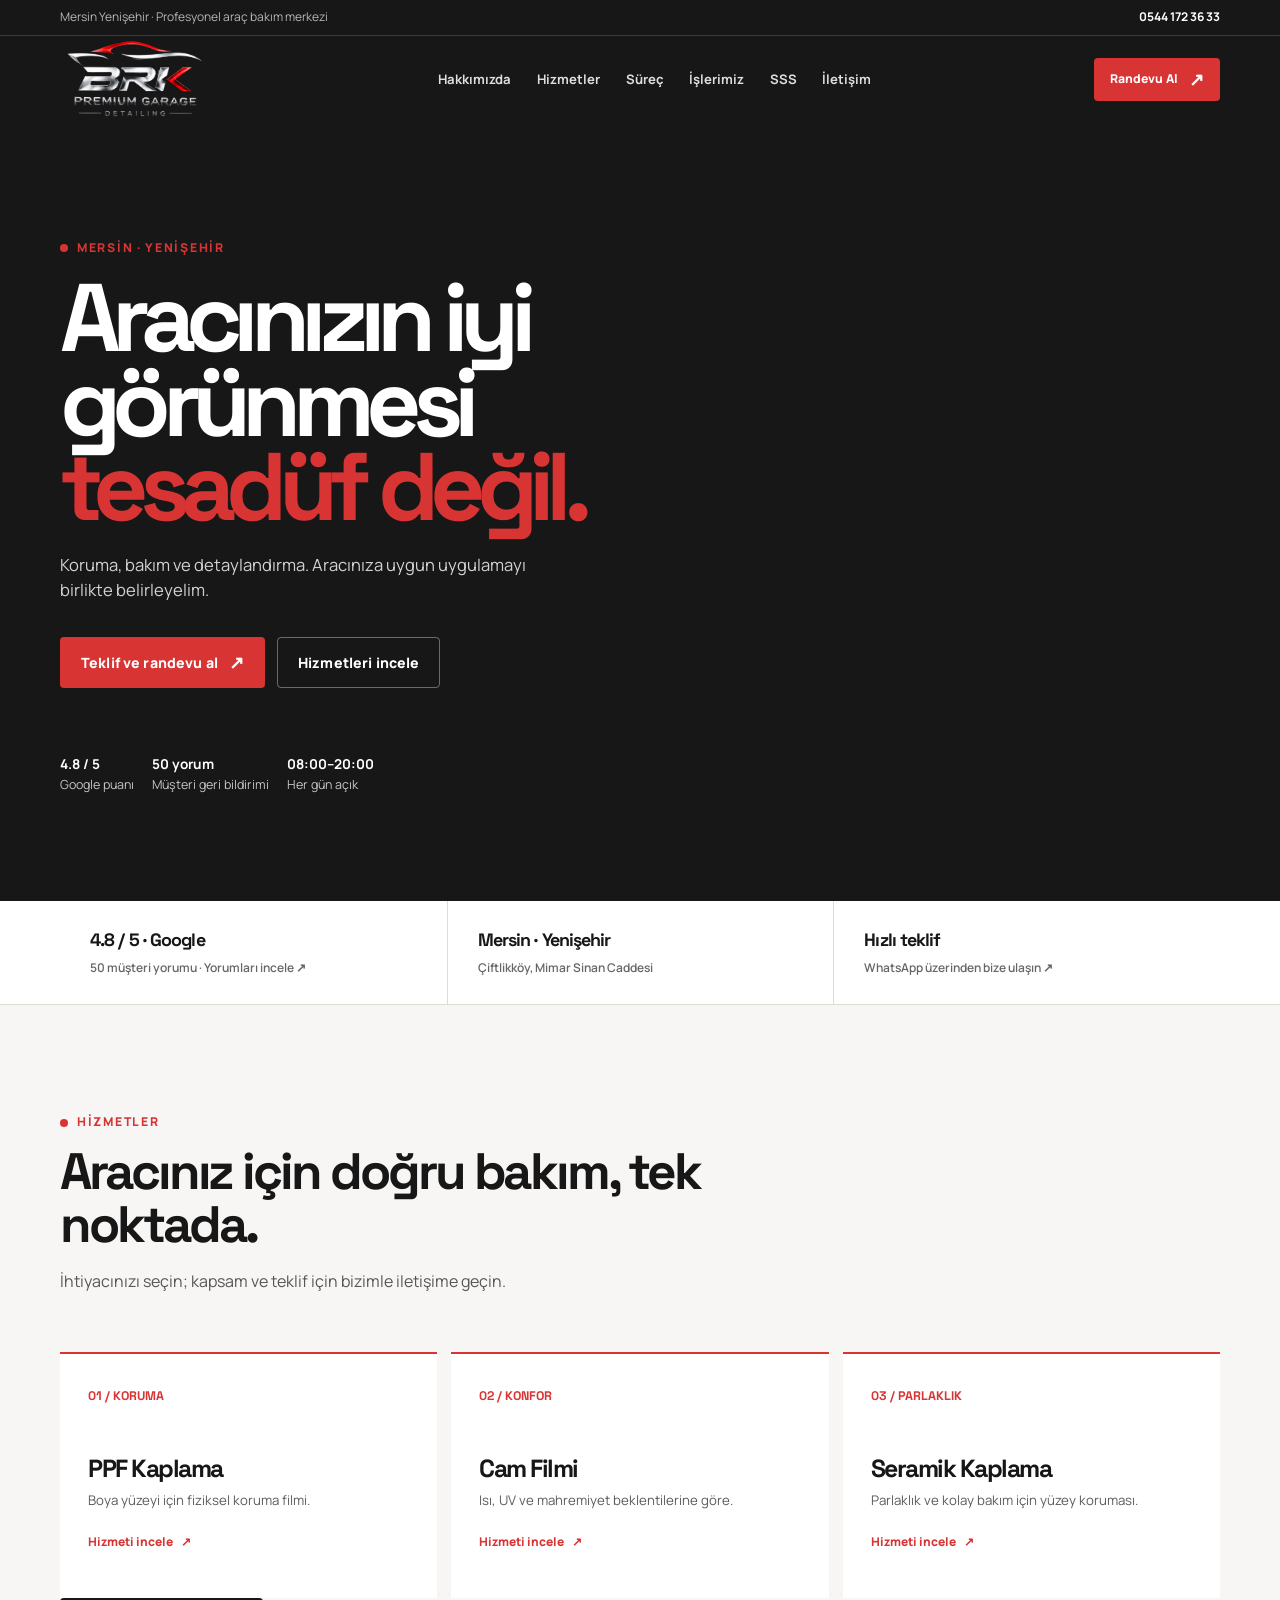
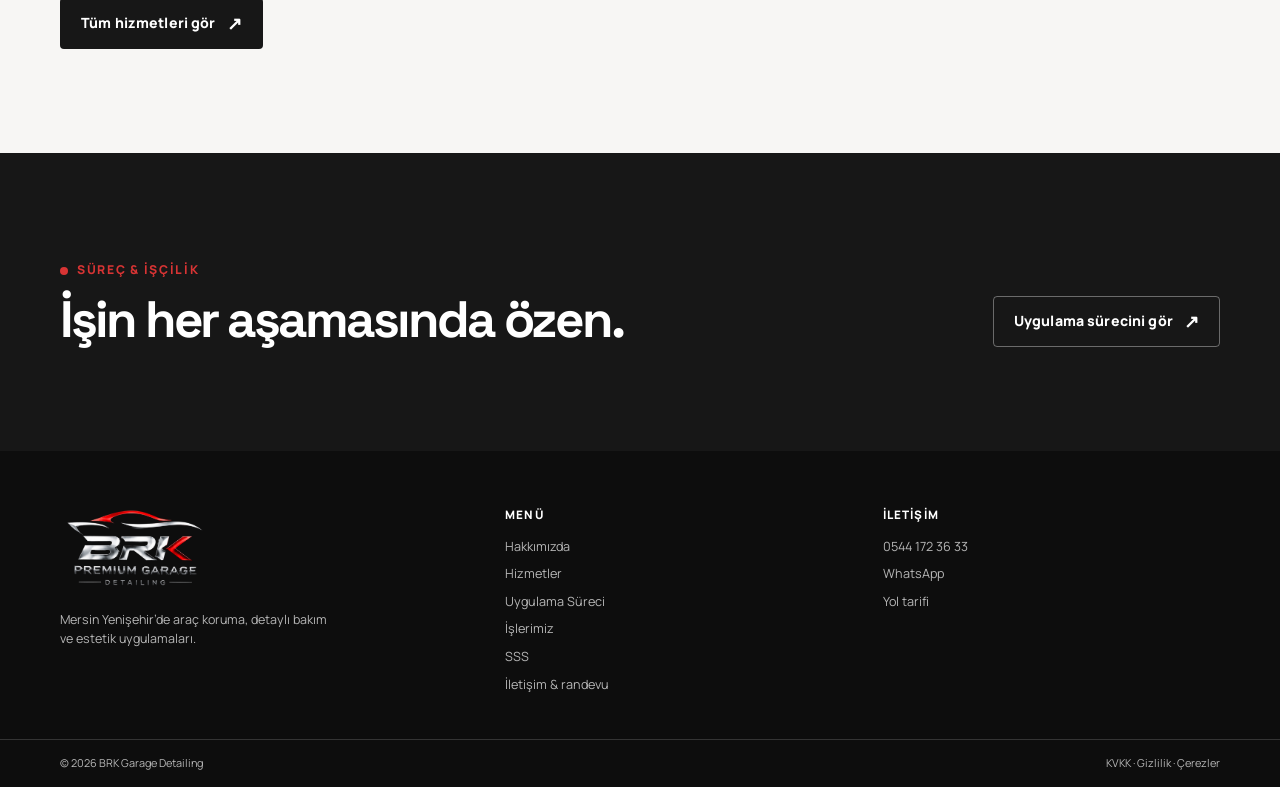
<file: index.html>
<!doctype html>
<html lang="tr">
  <head>
    <meta charset="utf-8" />
    <meta name="viewport" content="width=device-width, initial-scale=1" />
    <meta
      name="description"
      content="BRK Garage Detailing, Mersin Yenişehir'de PPF, cam filmi, seramik kaplama, pasta cila ve detaylı araç temizliği."
    />
    <meta name="theme-color" content="#171717" />
    <meta property="og:title" content="BRK Garage Detailing | Mersin" />
    <meta
      property="og:description"
      content="Aracınızın iyi görünmesi tesadüf değil. Randevu ve hızlı teklif için WhatsApp'tan ulaşın."
    />
    <title>BRK Garage Detailing | Mersin</title>
    <link rel="preconnect" href="https://fonts.googleapis.com" />
    <link rel="preconnect" href="https://fonts.gstatic.com" crossorigin />
    <link
      href="https://fonts.googleapis.com/css2?family=Manrope:wght@400;500;600;700;800&family=Space+Grotesk:wght@500;600;700&display=swap"
      rel="stylesheet"
    />
    <link rel="stylesheet" href="assets/site.css" />
    <script type="application/ld+json">
      {
        "@context": "https://schema.org",
        "@type": "AutomotiveBusiness",
        "name": "BRK Garage Detailing",
        "description": "Oto detailing, PPF kaplama, cam filmi, seramik kaplama, pasta cila ve detaylı temizlik.",
        "telephone": "+90 544 172 36 33",
        "address": {
          "@type": "PostalAddress",
          "streetAddress": "Çiftlikköy, Mimar Sinan Cd. Apartmanı 2 No: 6G",
          "addressLocality": "Yenişehir",
          "addressRegion": "Mersin",
          "addressCountry": "TR"
        },
        "openingHours": "Mo-Su 08:00-20:00"
      }
    </script>
  </head>
  <body>
    <div class="topbar">
      <div class="wrap">
        <span>Mersin Yenişehir · Profesyonel araç bakım merkezi</span>
        <a href="tel:+905441723633">0544 172 36 33</a>
      </div>
    </div>

    <header>
      <div class="wrap nav">
        <a class="logo" href="index.html" aria-label="BRK Garage ana sayfa"><img class="logo-image logo-image--on-dark" src="assets/brk-garage-logo-white.png" alt="BRK Garage Detailing" /></a>
        <nav class="nav-links" id="nav-links" aria-label="Ana menü"><a href="hakkimizda.html">Hakkımızda</a>
          <a href="hizmetler.html">Hizmetler</a>
          <a href="surec.html">Süreç</a>
          <a href="islerimiz.html">İşlerimiz</a>
          <a href="sss.html">SSS</a>
          <a href="iletisim.html">İletişim</a>
        </nav>
        <a class="button primary" href="iletisim.html#randevu">Randevu Al <span class="arrow">↗</span></a>
        <button class="button ghost menu-toggle" id="menu-toggle" type="button" aria-expanded="false" aria-controls="nav-links">Menü</button>
      </div>
    </header>

    <main>
      <section class="hero" id="anasayfa">
        <video class="hero-video" id="hero-video" autoplay muted loop playsinline webkit-playsinline preload="auto" aria-hidden="true">
          <source src="assets/brk-garage-hero.mp4" type="video/mp4" />
        </video>
        <div class="wrap">
          <div class="hero-copy">
            <span class="eyebrow">Mersin · Yenişehir</span>
            <h1>Aracınızın iyi görünmesi <em>tesadüf değil.</em></h1>
            <p>Koruma, bakım ve detaylandırma. Aracınıza uygun uygulamayı birlikte belirleyelim.</p>
            <div class="hero-actions">
              <a class="button primary" href="iletisim.html#randevu">Teklif ve randevu al <span class="arrow">↗</span></a>
              <a class="button ghost" href="hizmetler.html">Hizmetleri incele</a>
            </div>
            <div class="hero-meta">
              <div><strong>4.8 / 5</strong>Google puanı</div>
              <div><strong>50 yorum</strong>Müşteri geri bildirimi</div>
              <div><strong>08:00–20:00</strong>Her gün açık</div>
            </div>
          </div>
        </div>
      </section>

      <section class="proof" aria-label="BRK Garage öne çıkan bilgiler">
        <div class="wrap">
          <a class="proof-item" href="https://www.google.com/maps/search/?api=1&query=BRK%20Garage%20Detailing%20Mersin" target="_blank" rel="noopener">
            <strong>4.8 / 5 · Google</strong><span>50 müşteri yorumu · Yorumları incele ↗</span>
          </a>
          <div class="proof-item"><strong>Mersin · Yenişehir</strong><span>Çiftlikköy, Mimar Sinan Caddesi</span></div>
          <a class="proof-item" href="iletisim.html#randevu">
            <strong>Hızlı teklif</strong><span>WhatsApp üzerinden bize ulaşın ↗</span>
          </a>
        </div>
      </section>

      <section class="section services">
        <div class="wrap">
          <span class="eyebrow">Hizmetler</span>
          <h2 class="section-title">Aracınız için doğru bakım, tek noktada.</h2>
          <p class="section-copy">İhtiyacınızı seçin; kapsam ve teklif için bizimle iletişime geçin.</p>
          <div class="service-grid">
            <article class="service-card"><span class="service-no">01 / KORUMA</span><h3>PPF Kaplama</h3><p>Boya yüzeyi için fiziksel koruma filmi.</p><a class="service-link" href="hizmetler.html#ppf">Hizmeti incele <span aria-hidden="true">↗</span></a></article>
            <article class="service-card"><span class="service-no">02 / KONFOR</span><h3>Cam Filmi</h3><p>Isı, UV ve mahremiyet beklentilerine göre.</p><a class="service-link" href="hizmetler.html#cam-filmi">Hizmeti incele <span aria-hidden="true">↗</span></a></article>
            <article class="service-card"><span class="service-no">03 / PARLAKLIK</span><h3>Seramik Kaplama</h3><p>Parlaklık ve kolay bakım için yüzey koruması.</p><a class="service-link" href="hizmetler.html#seramik">Hizmeti incele <span aria-hidden="true">↗</span></a></article>
          </div>
          <a class="button dark" href="hizmetler.html">Tüm hizmetleri gör <span class="arrow">↗</span></a>
        </div>
      </section>

      <section class="section dark-section">
        <div class="wrap work-head">
          <div><span class="eyebrow">Süreç & işçilik</span><h2 class="section-title">İşin her aşamasında özen.</h2></div>
          <a class="button ghost" href="surec.html">Uygulama sürecini gör <span class="arrow">↗</span></a>
        </div>
      </section>
    </main>

    <footer>
      <div class="wrap footer-main">
        <div>
          <a class="logo" href="index.html"><img class="logo-image logo-image--on-dark" src="assets/brk-garage-logo-white.png" alt="BRK Garage Detailing" /></a>
          <p class="footer-copy">Mersin Yenişehir’de araç koruma, detaylı bakım ve estetik uygulamaları.</p>
        </div>
        <div><h2 class="footer-title">Menü</h2><nav class="footer-links"><a href="hakkimizda.html">Hakkımızda</a><a href="hizmetler.html">Hizmetler</a><a href="surec.html">Uygulama Süreci</a><a href="islerimiz.html">İşlerimiz</a><a href="sss.html">SSS</a><a href="iletisim.html">İletişim & randevu</a></nav></div>
        <div><h2 class="footer-title">İletişim</h2><div class="footer-links"><a href="tel:+905441723633">0544 172 36 33</a><a href="https://wa.me/905441723633" target="_blank" rel="noopener">WhatsApp</a><a href="https://www.google.com/maps/search/?api=1&query=BRK%20Garage%20Detailing%20Mersin" target="_blank" rel="noopener">Yol tarifi</a></div></div>
      </div>
      <div class="footer-bottom"><div class="wrap"><span>© <span id="year"></span> BRK Garage Detailing</span><span>KVKK · Gizlilik · Çerezler</span></div></div>
    </footer>

    <nav class="mobile-actions" aria-label="Hızlı iletişim">
      <a class="button ghost" href="tel:+905441723633">Hemen Ara</a>
      <a class="button primary" href="https://wa.me/905441723633?text=Merhaba%2C%20BRK%20Garage%20i%C3%A7in%20bilgi%20almak%20istiyorum." target="_blank" rel="noopener">WhatsApp</a>
    </nav>
    <script src="assets/site.js" defer></script>
  </body>
</html>
</file>
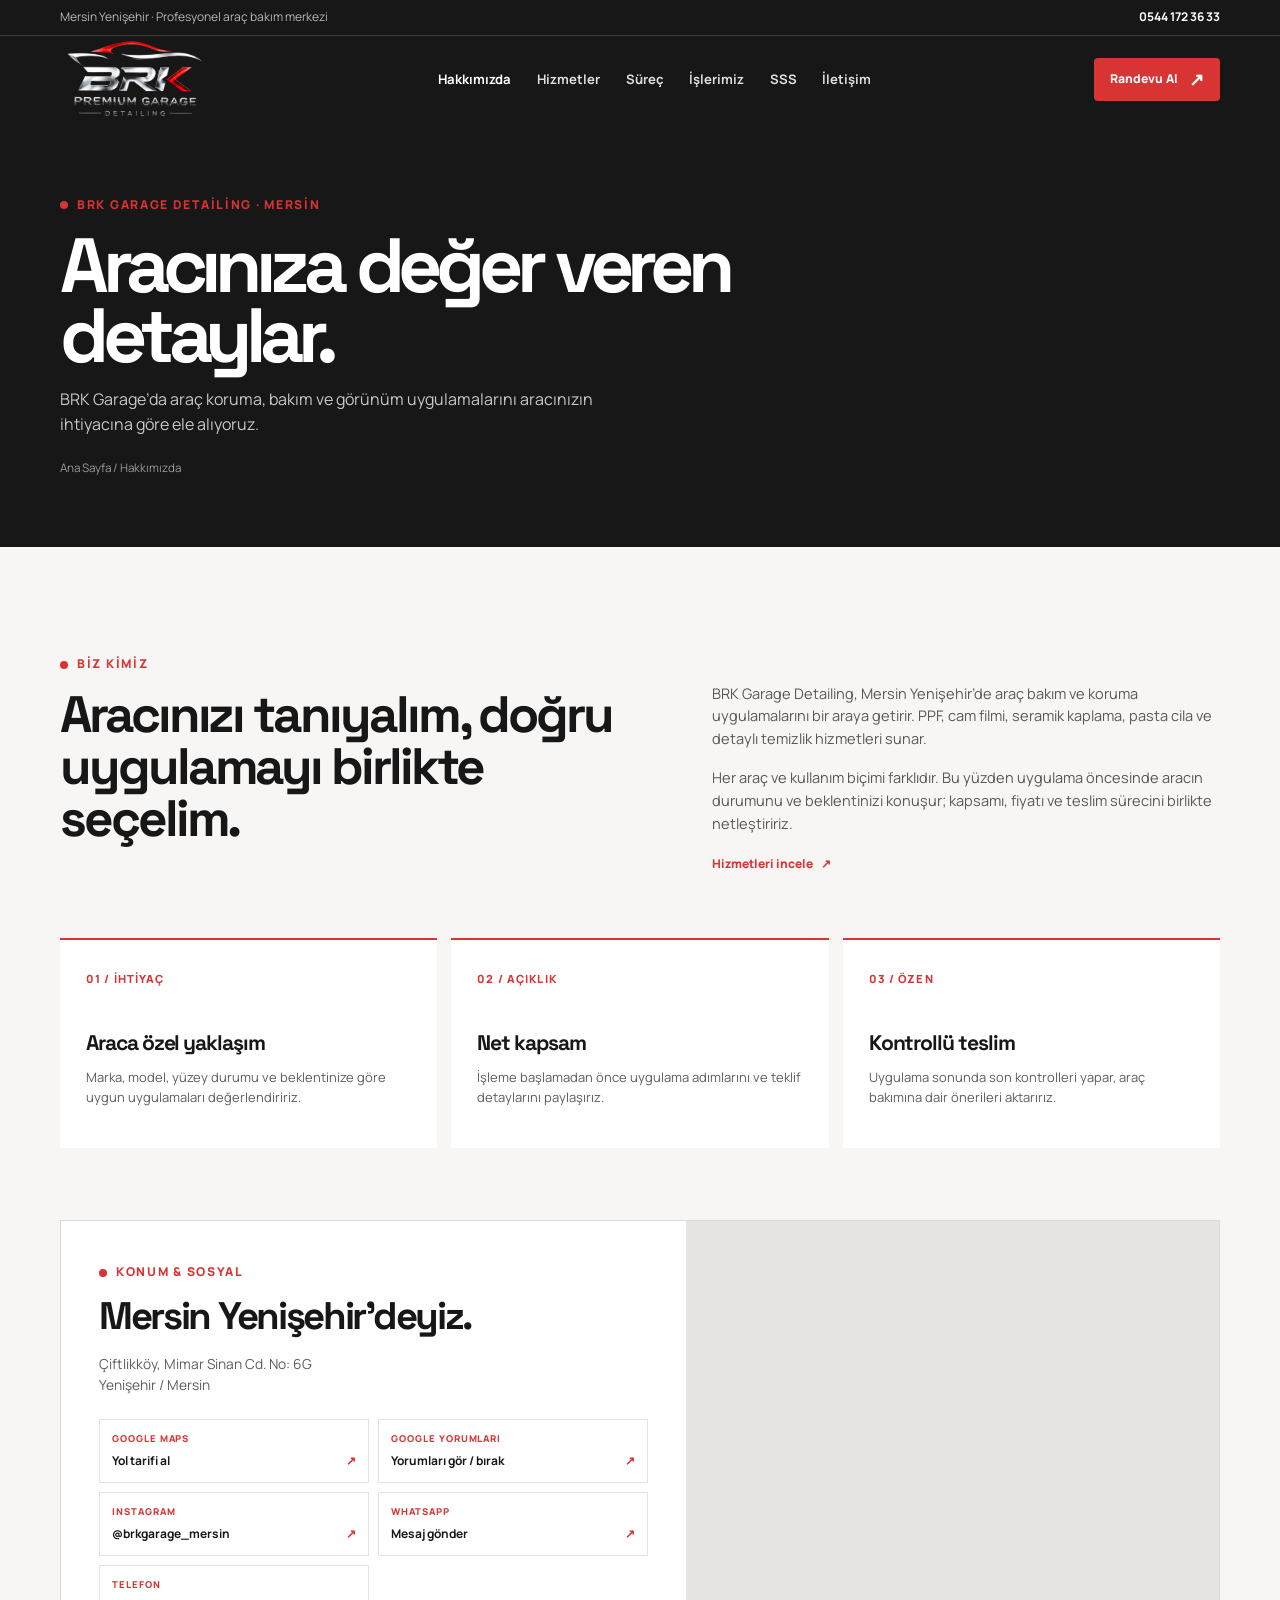
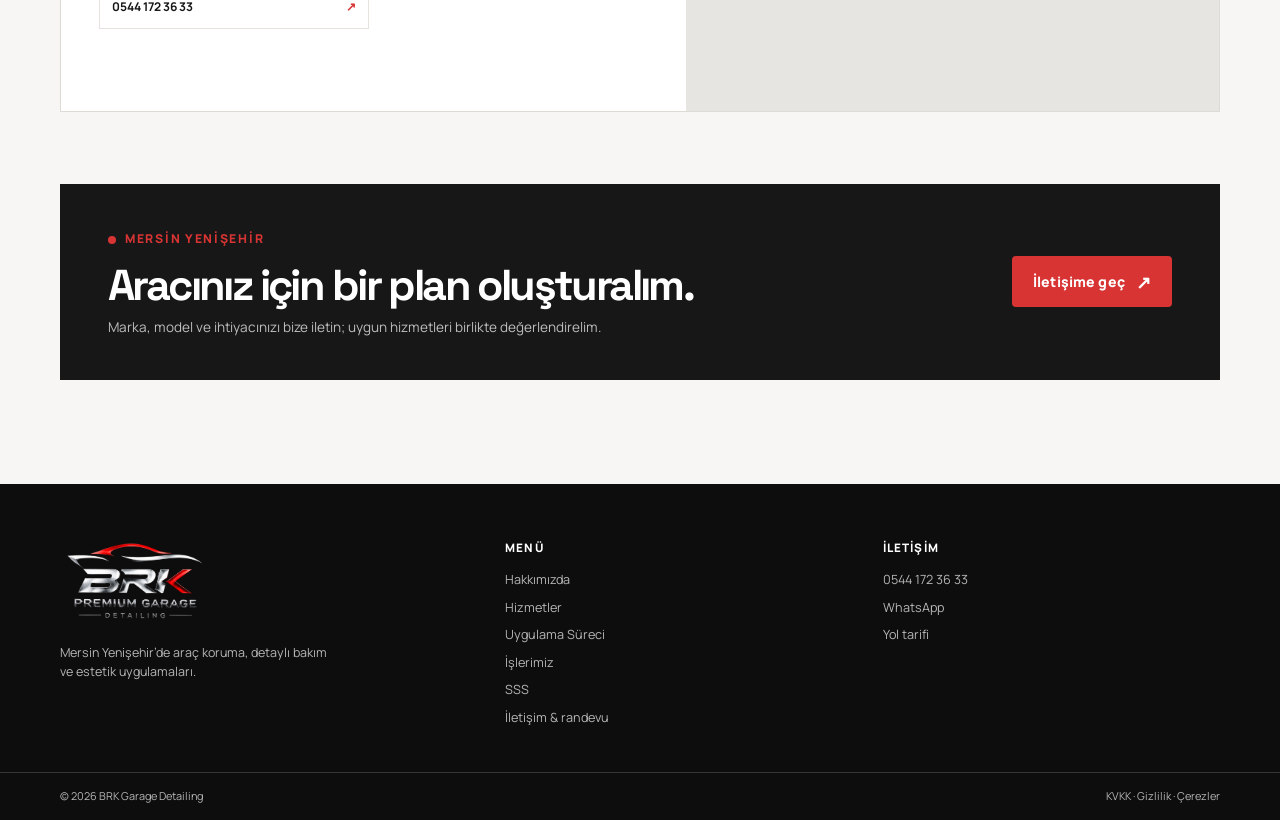
<file: hakkimizda.html>
<!doctype html>
<html lang="tr">
  <head>
    <meta charset="utf-8" />
    <meta name="viewport" content="width=device-width, initial-scale=1" />
    <meta name="description" content="BRK Garage Detailing hakkında: Mersin Yenişehir’de araç koruma, bakım ve detay uygulamaları." />
    <meta name="theme-color" content="#171717" />
    <title>Hakkımızda | BRK Garage Detailing Mersin</title>
    <link rel="preconnect" href="https://fonts.googleapis.com" />
    <link rel="preconnect" href="https://fonts.gstatic.com" crossorigin />
    <link href="https://fonts.googleapis.com/css2?family=Manrope:wght@400;500;600;700;800&family=Space+Grotesk:wght@500;600;700&display=swap" rel="stylesheet" />
    <link rel="stylesheet" href="assets/site.css" />
  </head>
  <body>
    <div class="topbar"><div class="wrap"><span>Mersin Yenişehir · Profesyonel araç bakım merkezi</span><a href="tel:+905441723633">0544 172 36 33</a></div></div>
    <header><div class="wrap nav">
      <a class="logo" href="index.html" aria-label="BRK Garage ana sayfa"><img class="logo-image logo-image--on-dark" src="assets/brk-garage-logo-white.png" alt="BRK Garage Detailing" /></a>
      <nav class="nav-links" id="nav-links" aria-label="Ana menü"><a href="hakkimizda.html" aria-current="page">Hakkımızda</a><a href="hizmetler.html">Hizmetler</a><a href="surec.html">Süreç</a><a href="islerimiz.html">İşlerimiz</a><a href="sss.html">SSS</a><a href="iletisim.html">İletişim</a></nav>
      <a class="button primary" href="iletisim.html#randevu">Randevu Al <span class="arrow">↗</span></a>
      <button class="button ghost menu-toggle" id="menu-toggle" type="button" aria-expanded="false" aria-controls="nav-links">Menü</button>
    </div></header>
    <main>
      <section class="page-hero"><div class="wrap"><span class="eyebrow">BRK Garage Detailing · Mersin</span><h1>Aracınıza değer veren detaylar.</h1><p>BRK Garage’da araç koruma, bakım ve görünüm uygulamalarını aracınızın ihtiyacına göre ele alıyoruz.</p><span class="crumb">Ana Sayfa / Hakkımızda</span></div></section>
      <section class="section about-section">
        <div class="wrap">
          <div class="about-intro">
            <div><span class="eyebrow">Biz kimiz</span><h2 class="section-title">Aracınızı tanıyalım, doğru uygulamayı birlikte seçelim.</h2></div>
            <div class="about-copy">
              <p>BRK Garage Detailing, Mersin Yenişehir’de araç bakım ve koruma uygulamalarını bir araya getirir. PPF, cam filmi, seramik kaplama, pasta cila ve detaylı temizlik hizmetleri sunar.</p>
              <p>Her araç ve kullanım biçimi farklıdır. Bu yüzden uygulama öncesinde aracın durumunu ve beklentinizi konuşur; kapsamı, fiyatı ve teslim sürecini birlikte netleştiririz.</p>
              <a class="service-link" href="hizmetler.html">Hizmetleri incele <span aria-hidden="true">↗</span></a>
            </div>
          </div>
          <div class="about-values">
            <article class="about-value"><span class="about-value-no">01 / İHTİYAÇ</span><h3>Araca özel yaklaşım</h3><p>Marka, model, yüzey durumu ve beklentinize göre uygun uygulamaları değerlendiririz.</p></article>
            <article class="about-value"><span class="about-value-no">02 / AÇIKLIK</span><h3>Net kapsam</h3><p>İşleme başlamadan önce uygulama adımlarını ve teklif detaylarını paylaşırız.</p></article>
            <article class="about-value"><span class="about-value-no">03 / ÖZEN</span><h3>Kontrollü teslim</h3><p>Uygulama sonunda son kontrolleri yapar, araç bakımına dair önerileri aktarırız.</p></article>
          </div>
          <div class="about-location" id="konum">
            <div class="about-location-copy">
              <span class="eyebrow">Konum & sosyal</span>
              <h2 class="section-title">Mersin Yenişehir’deyiz.</h2>
              <p class="about-address">Çiftlikköy, Mimar Sinan Cd. No: 6G<br />Yenişehir / Mersin</p>
              <div class="about-link-list">
                <a class="about-link" href="https://www.google.com/maps/search/?api=1&query=BRK%20Garage%20Detailing%20Mersin" target="_blank" rel="noopener"><span>GOOGLE MAPS</span><strong>Yol tarifi al <b aria-hidden="true">↗</b></strong></a>
                <a class="about-link" href="https://www.google.com/maps/search/?api=1&query=BRK%20Garage%20Detailing%20Mersin" target="_blank" rel="noopener"><span>GOOGLE YORUMLARI</span><strong>Yorumları gör / bırak <b aria-hidden="true">↗</b></strong></a>
                <a class="about-link" href="https://www.instagram.com/brkgarage_mersin/" target="_blank" rel="noopener"><span>INSTAGRAM</span><strong>@brkgarage_mersin <b aria-hidden="true">↗</b></strong></a>
                <a class="about-link" href="https://wa.me/905441723633" target="_blank" rel="noopener"><span>WHATSAPP</span><strong>Mesaj gönder <b aria-hidden="true">↗</b></strong></a>
                <a class="about-link" href="tel:+905441723633"><span>TELEFON</span><strong>0544 172 36 33 <b aria-hidden="true">↗</b></strong></a>
              </div>
            </div>
            <div class="about-map-frame"><iframe title="BRK Garage Detailing konum haritası" src="https://www.google.com/maps?q=BRK+Garage+Detailing%2C+%C3%87iftlikk%C3%B6y%2C+Mimar+Sinan+Cd.+No%3A+6G%2C+Yeni%C5%9Fehir%2C+Mersin&amp;output=embed" loading="lazy" referrerpolicy="no-referrer-when-downgrade" allowfullscreen></iframe></div>
          </div>
          <div class="about-cta">
            <div><span class="eyebrow">Mersin Yenişehir</span><h2>Aracınız için bir plan oluşturalım.</h2><p>Marka, model ve ihtiyacınızı bize iletin; uygun hizmetleri birlikte değerlendirelim.</p></div>
            <a class="button primary" href="iletisim.html#randevu">İletişime geç <span class="arrow">↗</span></a>
          </div>
        </div>
      </section>
    </main>
    <footer><div class="wrap footer-main">
      <div><a class="logo" href="index.html"><img class="logo-image logo-image--on-dark" src="assets/brk-garage-logo-white.png" alt="BRK Garage Detailing" /></a><p class="footer-copy">Mersin Yenişehir’de araç koruma, detaylı bakım ve estetik uygulamaları.</p></div>
      <div><h2 class="footer-title">Menü</h2><nav class="footer-links"><a href="hakkimizda.html">Hakkımızda</a><a href="hizmetler.html">Hizmetler</a><a href="surec.html">Uygulama Süreci</a><a href="islerimiz.html">İşlerimiz</a><a href="sss.html">SSS</a><a href="iletisim.html">İletişim & randevu</a></nav></div>
      <div><h2 class="footer-title">İletişim</h2><div class="footer-links"><a href="tel:+905441723633">0544 172 36 33</a><a href="https://wa.me/905441723633" target="_blank" rel="noopener">WhatsApp</a><a href="https://www.google.com/maps/search/?api=1&query=BRK%20Garage%20Detailing%20Mersin" target="_blank" rel="noopener">Yol tarifi</a></div></div>
    </div><div class="footer-bottom"><div class="wrap"><span>© <span id="year"></span> BRK Garage Detailing</span><span>KVKK · Gizlilik · Çerezler</span></div></div></footer>
    <nav class="mobile-actions" aria-label="Hızlı iletişim"><a class="button ghost" href="tel:+905441723633">Hemen Ara</a><a class="button primary" href="https://wa.me/905441723633" target="_blank" rel="noopener">WhatsApp</a></nav>
    <script src="assets/site.js" defer></script>
  </body>
</html>
</file>
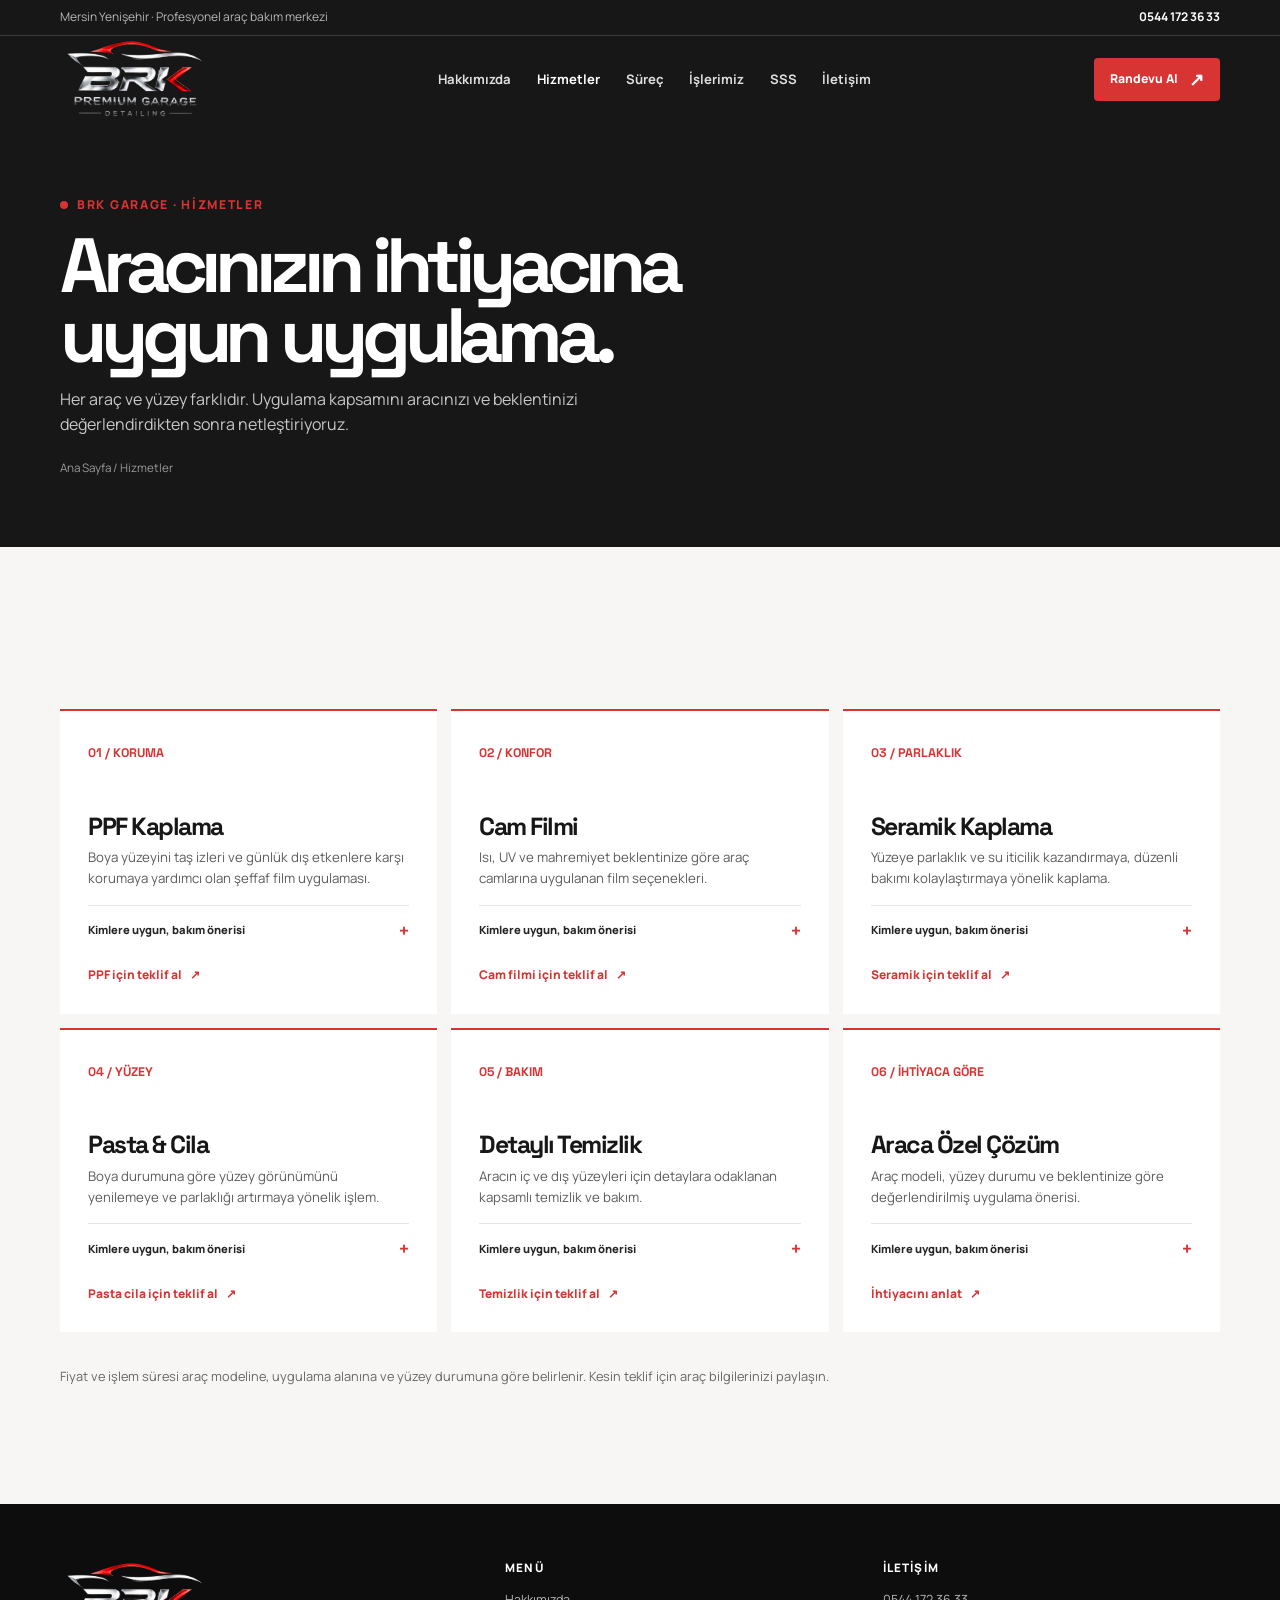
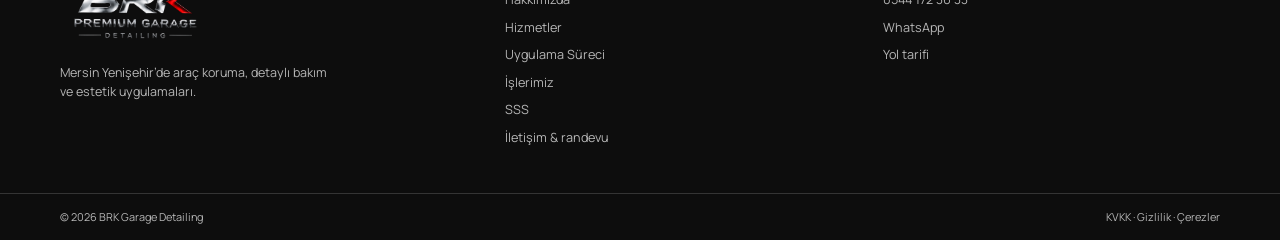
<file: hizmetler.html>
<!doctype html>
<html lang="tr">
  <head>
    <meta charset="utf-8" />
    <meta name="viewport" content="width=device-width, initial-scale=1" />
    <meta name="description" content="BRK Garage Detailing Mersin hizmetleri: PPF, cam filmi, seramik kaplama, pasta cila ve detaylı temizlik." />
    <meta name="theme-color" content="#171717" />
    <title>Hizmetler | BRK Garage Detailing Mersin</title>
    <link rel="preconnect" href="https://fonts.googleapis.com" />
    <link rel="preconnect" href="https://fonts.gstatic.com" crossorigin />
    <link href="https://fonts.googleapis.com/css2?family=Manrope:wght@400;500;600;700;800&family=Space+Grotesk:wght@500;600;700&display=swap" rel="stylesheet" />
    <link rel="stylesheet" href="assets/site.css" />
  </head>
  <body>
    <div class="topbar"><div class="wrap"><span>Mersin Yenişehir · Profesyonel araç bakım merkezi</span><a href="tel:+905441723633">0544 172 36 33</a></div></div>
    <header><div class="wrap nav">
      <a class="logo" href="index.html" aria-label="BRK Garage ana sayfa"><img class="logo-image logo-image--on-dark" src="assets/brk-garage-logo-white.png" alt="BRK Garage Detailing" /></a>
      <nav class="nav-links" id="nav-links" aria-label="Ana menü"><a href="hakkimizda.html">Hakkımızda</a><a href="hizmetler.html" aria-current="page">Hizmetler</a><a href="surec.html">Süreç</a><a href="islerimiz.html">İşlerimiz</a><a href="sss.html">SSS</a><a href="iletisim.html">İletişim</a></nav>
      <a class="button primary" href="iletisim.html#randevu">Randevu Al <span class="arrow">↗</span></a>
      <button class="button ghost menu-toggle" id="menu-toggle" type="button" aria-expanded="false" aria-controls="nav-links">Menü</button>
    </div></header>
    <main>
      <section class="page-hero"><div class="wrap"><span class="eyebrow">BRK Garage · Hizmetler</span><h1>Aracınızın ihtiyacına uygun uygulama.</h1><p>Her araç ve yüzey farklıdır. Uygulama kapsamını aracınızı ve beklentinizi değerlendirdikten sonra netleştiriyoruz.</p><span class="crumb">Ana Sayfa / Hizmetler</span></div></section>
      <section class="section services">
        <div class="wrap">
          <div class="service-grid">
            <article class="service-card" id="ppf"><span class="service-no">01 / KORUMA</span><h3>PPF Kaplama</h3><p>Boya yüzeyini taş izleri ve günlük dış etkenlere karşı korumaya yardımcı olan şeffaf film uygulaması.</p><details class="service-extra"><summary>Kimlere uygun, bakım önerisi</summary><p><strong>Kimlere uygun:</strong> Özellikle ön kaput, tampon ve aynalar gibi darbeye açık boyalı alanları korumak isteyenlere.</p><p><strong>Bakım:</strong> İlk yıkama ve film kenarları için teslimde paylaşılan uygulama talimatlarını izleyin.</p></details><a class="service-link" href="iletisim.html?hizmet=ppf#randevu">PPF için teklif al <span aria-hidden="true">↗</span></a></article>
            <article class="service-card" id="cam-filmi"><span class="service-no">02 / KONFOR</span><h3>Cam Filmi</h3><p>Isı, UV ve mahremiyet beklentinize göre araç camlarına uygulanan film seçenekleri.</p><details class="service-extra"><summary>Kimlere uygun, bakım önerisi</summary><p><strong>Kimlere uygun:</strong> Güneş ışığı, kabin konforu ve mahremiyet için film seçeneği arayanlara.</p><p><strong>Bakım:</strong> Uygulama sonrası camları kullanma ve temizleme süresini teslimde verilen önerilere göre ayarlayın.</p></details><a class="service-link" href="iletisim.html?hizmet=cam#randevu">Cam filmi için teklif al <span aria-hidden="true">↗</span></a></article>
            <article class="service-card" id="seramik"><span class="service-no">03 / PARLAKLIK</span><h3>Seramik Kaplama</h3><p>Yüzeye parlaklık ve su iticilik kazandırmaya, düzenli bakımı kolaylaştırmaya yönelik kaplama.</p><details class="service-extra"><summary>Kimlere uygun, bakım önerisi</summary><p><strong>Kimlere uygun:</strong> Boya parlaklığını ve su iticiliğini desteklemek, düzenli temizliği kolaylaştırmak isteyenlere.</p><p><strong>Bakım:</strong> Kaplamaya uygun oto şampuanı kullanın ve önerilen bakım aralığını sorun.</p></details><a class="service-link" href="iletisim.html?hizmet=seramik#randevu">Seramik için teklif al <span aria-hidden="true">↗</span></a></article>
            <article class="service-card" id="pasta-cila"><span class="service-no">04 / YÜZEY</span><h3>Pasta & Cila</h3><p>Boya durumuna göre yüzey görünümünü yenilemeye ve parlaklığı artırmaya yönelik işlem.</p><details class="service-extra"><summary>Kimlere uygun, bakım önerisi</summary><p><strong>Kimlere uygun:</strong> Matlaşmış görünümü veya hafif yüzey izlerini değerlendirmek isteyenlere. Uygun işlem boya kontrolünden sonra belirlenir.</p><p><strong>Bakım:</strong> Yumuşak yıkama ekipmanları tercih edin; sert fırçalar ve aşındırıcı ürünlerden kaçının.</p></details><a class="service-link" href="iletisim.html?hizmet=pasta#randevu">Pasta cila için teklif al <span aria-hidden="true">↗</span></a></article>
            <article class="service-card" id="detayli-temizlik"><span class="service-no">05 / BAKIM</span><h3>Detaylı Temizlik</h3><p>Aracın iç ve dış yüzeyleri için detaylara odaklanan kapsamlı temizlik ve bakım.</p><details class="service-extra"><summary>Kimlere uygun, bakım önerisi</summary><p><strong>Kimlere uygun:</strong> Döşeme, konsol, halı ve bagaj gibi alanlarda ayrıntılı temizlik isteyenlere.</p><p><strong>Bakım:</strong> Islak temizlik yapılan bölümlerin tamamen kuruması için aracı havalandırın.</p></details><a class="service-link" href="iletisim.html?hizmet=detayli#randevu">Temizlik için teklif al <span aria-hidden="true">↗</span></a></article>
            <article class="service-card" id="araca-ozel"><span class="service-no">06 / İHTİYACA GÖRE</span><h3>Araca Özel Çözüm</h3><p>Araç modeli, yüzey durumu ve beklentinize göre değerlendirilmiş uygulama önerisi.</p><details class="service-extra"><summary>Kimlere uygun, bakım önerisi</summary><p><strong>Kimlere uygun:</strong> Hangi hizmetin aracına uygun olduğundan emin olmayanlara.</p><p><strong>Hazırlık:</strong> Teklif isterken marka-modeli, kullanım şeklini ve beklentinizi paylaşın.</p></details><a class="service-link" href="iletisim.html?hizmet=diger#randevu">İhtiyacını anlat <span aria-hidden="true">↗</span></a></article>
          </div>
          <p class="content-note">Fiyat ve işlem süresi araç modeline, uygulama alanına ve yüzey durumuna göre belirlenir. Kesin teklif için araç bilgilerinizi paylaşın.</p>
        </div>
      </section>
    </main>
    <footer><div class="wrap footer-main">
      <div><a class="logo" href="index.html"><img class="logo-image logo-image--on-dark" src="assets/brk-garage-logo-white.png" alt="BRK Garage Detailing" /></a><p class="footer-copy">Mersin Yenişehir’de araç koruma, detaylı bakım ve estetik uygulamaları.</p></div>
      <div><h2 class="footer-title">Menü</h2><nav class="footer-links"><a href="hakkimizda.html">Hakkımızda</a><a href="hizmetler.html">Hizmetler</a><a href="surec.html">Uygulama Süreci</a><a href="islerimiz.html">İşlerimiz</a><a href="sss.html">SSS</a><a href="iletisim.html">İletişim & randevu</a></nav></div>
      <div><h2 class="footer-title">İletişim</h2><div class="footer-links"><a href="tel:+905441723633">0544 172 36 33</a><a href="https://wa.me/905441723633" target="_blank" rel="noopener">WhatsApp</a><a href="https://www.google.com/maps/search/?api=1&query=BRK%20Garage%20Detailing%20Mersin" target="_blank" rel="noopener">Yol tarifi</a></div></div>
    </div><div class="footer-bottom"><div class="wrap"><span>© <span id="year"></span> BRK Garage Detailing</span><span>KVKK · Gizlilik · Çerezler</span></div></div></footer>
    <nav class="mobile-actions" aria-label="Hızlı iletişim"><a class="button ghost" href="tel:+905441723633">Hemen Ara</a><a class="button primary" href="https://wa.me/905441723633" target="_blank" rel="noopener">WhatsApp</a></nav>
    <script src="assets/site.js" defer></script>
  </body>
</html>
</file>
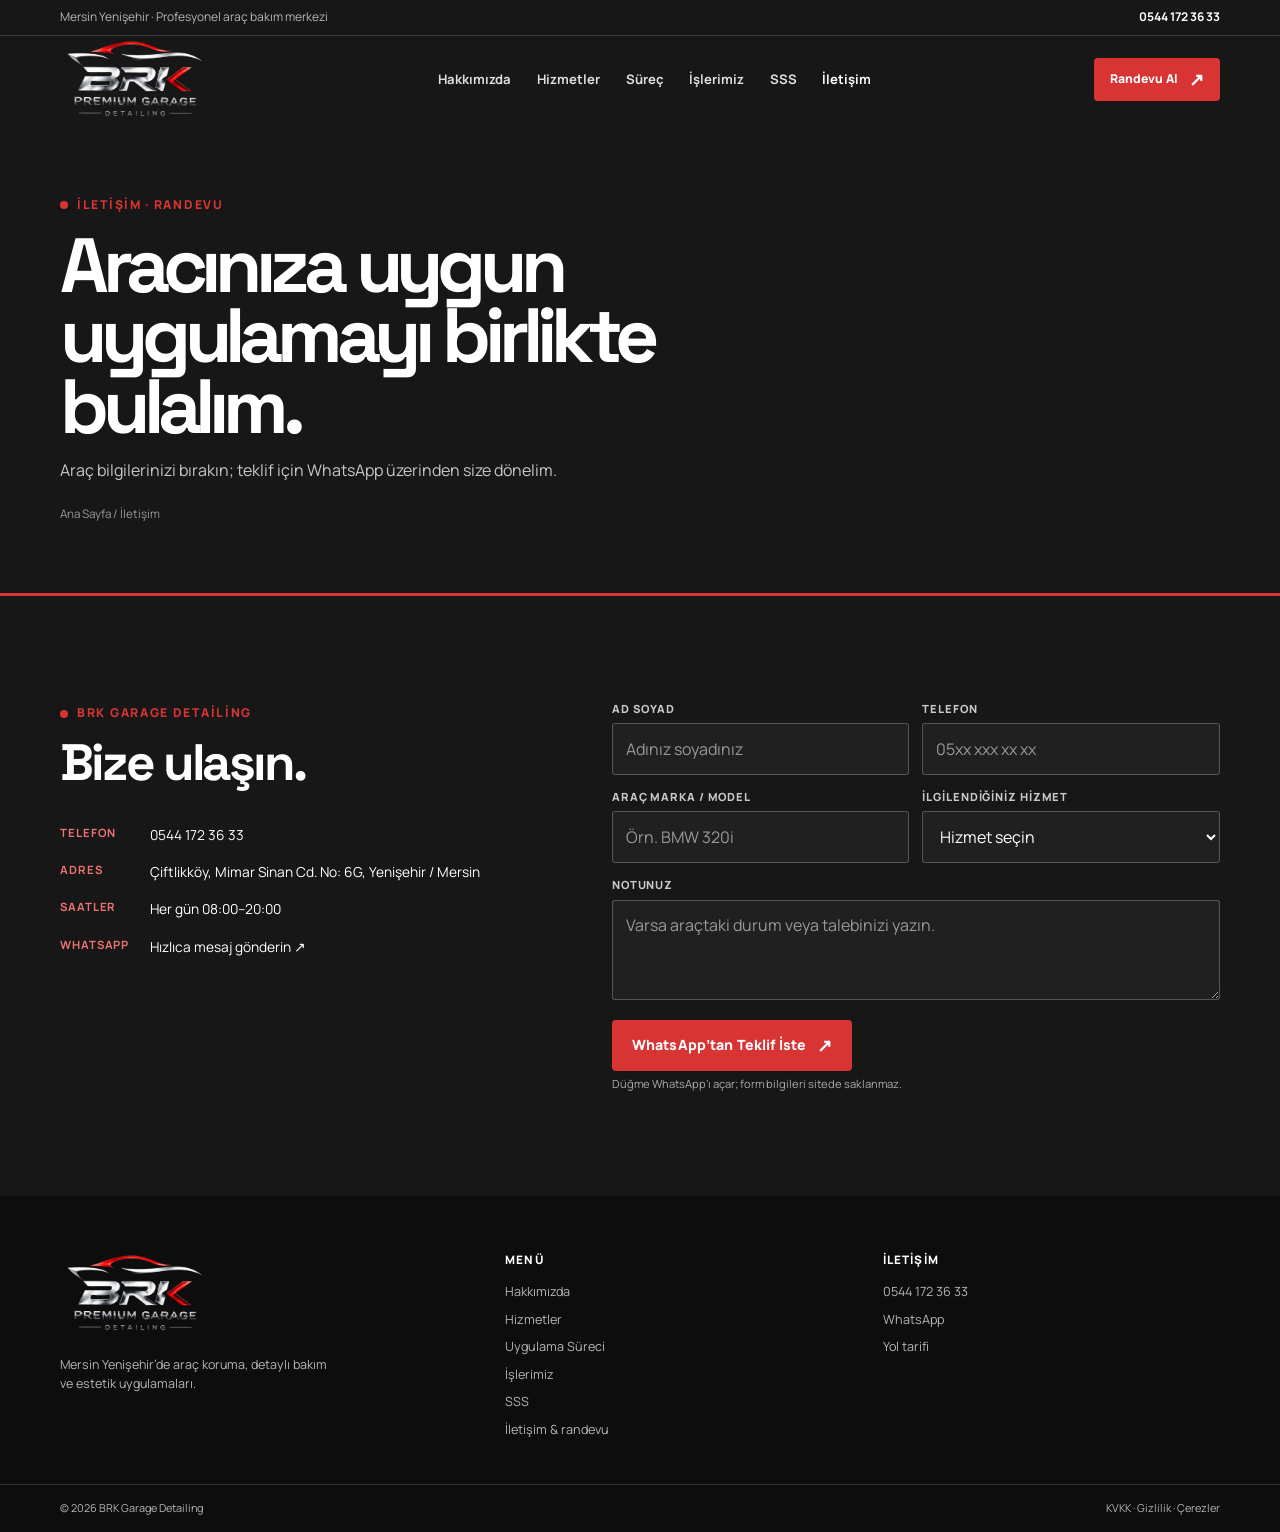
<file: iletisim.html>
<!doctype html>
<html lang="tr">
  <head>
    <meta charset="utf-8" />
    <meta name="viewport" content="width=device-width, initial-scale=1" />
    <meta name="description" content="BRK Garage Detailing Mersin iletişim ve WhatsApp üzerinden teklif/randevu." />
    <meta name="theme-color" content="#171717" />
    <title>İletişim & Randevu | BRK Garage Mersin</title>
    <link rel="preconnect" href="https://fonts.googleapis.com" />
    <link rel="preconnect" href="https://fonts.gstatic.com" crossorigin />
    <link href="https://fonts.googleapis.com/css2?family=Manrope:wght@400;500;600;700;800&family=Space+Grotesk:wght@500;600;700&display=swap" rel="stylesheet" />
    <link rel="stylesheet" href="assets/site.css" />
  </head>
  <body>
    <div class="topbar"><div class="wrap"><span>Mersin Yenişehir · Profesyonel araç bakım merkezi</span><a href="tel:+905441723633">0544 172 36 33</a></div></div>
    <header><div class="wrap nav">
      <a class="logo" href="index.html" aria-label="BRK Garage ana sayfa"><img class="logo-image logo-image--on-dark" src="assets/brk-garage-logo-white.png" alt="BRK Garage Detailing" /></a>
      <nav class="nav-links" id="nav-links" aria-label="Ana menü"><a href="hakkimizda.html">Hakkımızda</a><a href="hizmetler.html">Hizmetler</a><a href="surec.html">Süreç</a><a href="islerimiz.html">İşlerimiz</a><a href="sss.html">SSS</a><a href="iletisim.html" aria-current="page">İletişim</a></nav>
      <a class="button primary" href="#randevu">Randevu Al <span class="arrow">↗</span></a>
      <button class="button ghost menu-toggle" id="menu-toggle" type="button" aria-expanded="false" aria-controls="nav-links">Menü</button>
    </div></header>
    <main>
      <section class="page-hero"><div class="wrap"><span class="eyebrow">İletişim · Randevu</span><h1>Aracınıza uygun uygulamayı birlikte bulalım.</h1><p>Araç bilgilerinizi bırakın; teklif için WhatsApp üzerinden size dönelim.</p><span class="crumb">Ana Sayfa / İletişim</span></div></section>
      <section class="section appointment contact-standalone" id="randevu">
        <div class="wrap appointment-grid">
          <div>
            <span class="eyebrow">BRK Garage Detailing</span>
            <h2 class="section-title">Bize ulaşın.</h2>
            <div class="contact-list">
              <a href="tel:+905441723633"><b>Telefon</b> 0544 172 36 33</a>
              <a href="https://www.google.com/maps/search/?api=1&query=BRK%20Garage%20Detailing%20Mersin" target="_blank" rel="noopener"><b>Adres</b> Çiftlikköy, Mimar Sinan Cd. No: 6G, Yenişehir / Mersin</a>
              <span><b>Saatler</b> Her gün 08:00–20:00</span>
              <a href="https://wa.me/905441723633" target="_blank" rel="noopener"><b>WhatsApp</b> Hızlıca mesaj gönderin ↗</a>
            </div>
          </div>
          <form class="booking-form" id="booking-form">
            <label><span class="field-label">Ad soyad</span><input id="name" required placeholder="Adınız soyadınız" /></label>
            <label><span class="field-label">Telefon</span><input id="phone" required inputmode="tel" placeholder="05xx xxx xx xx" /></label>
            <label><span class="field-label">Araç marka / model</span><input id="vehicle" required placeholder="Örn. BMW 320i" /></label>
            <label><span class="field-label">İlgilendiğiniz hizmet</span><select id="service" required><option value="" selected disabled>Hizmet seçin</option><option>PPF kaplama</option><option>Cam filmi</option><option>Seramik kaplama</option><option>Pasta & cila</option><option>Detaylı temizlik</option><option>Diğer</option></select></label>
            <label class="full"><span class="field-label">Notunuz</span><textarea id="note" placeholder="Varsa araçtaki durum veya talebinizi yazın."></textarea></label>
            <div class="full"><button class="button" type="submit">WhatsApp’tan Teklif İste <span class="arrow">↗</span></button><p class="form-help">Düğme WhatsApp’ı açar; form bilgileri sitede saklanmaz.</p></div>
          </form>
        </div>
      </section>
    </main>
    <footer><div class="wrap footer-main">
      <div><a class="logo" href="index.html"><img class="logo-image logo-image--on-dark" src="assets/brk-garage-logo-white.png" alt="BRK Garage Detailing" /></a><p class="footer-copy">Mersin Yenişehir’de araç koruma, detaylı bakım ve estetik uygulamaları.</p></div>
      <div><h2 class="footer-title">Menü</h2><nav class="footer-links"><a href="hakkimizda.html">Hakkımızda</a><a href="hizmetler.html">Hizmetler</a><a href="surec.html">Uygulama Süreci</a><a href="islerimiz.html">İşlerimiz</a><a href="sss.html">SSS</a><a href="iletisim.html">İletişim & randevu</a></nav></div>
      <div><h2 class="footer-title">İletişim</h2><div class="footer-links"><a href="tel:+905441723633">0544 172 36 33</a><a href="https://wa.me/905441723633" target="_blank" rel="noopener">WhatsApp</a><a href="https://www.google.com/maps/search/?api=1&query=BRK%20Garage%20Detailing%20Mersin" target="_blank" rel="noopener">Yol tarifi</a></div></div>
    </div><div class="footer-bottom"><div class="wrap"><span>© <span id="year"></span> BRK Garage Detailing</span><span>KVKK · Gizlilik · Çerezler</span></div></div></footer>
    <nav class="mobile-actions" aria-label="Hızlı iletişim"><a class="button ghost" href="tel:+905441723633">Hemen Ara</a><a class="button primary" href="https://wa.me/905441723633" target="_blank" rel="noopener">WhatsApp</a></nav>
    <script src="assets/site.js" defer></script>
  </body>
</html>
</file>
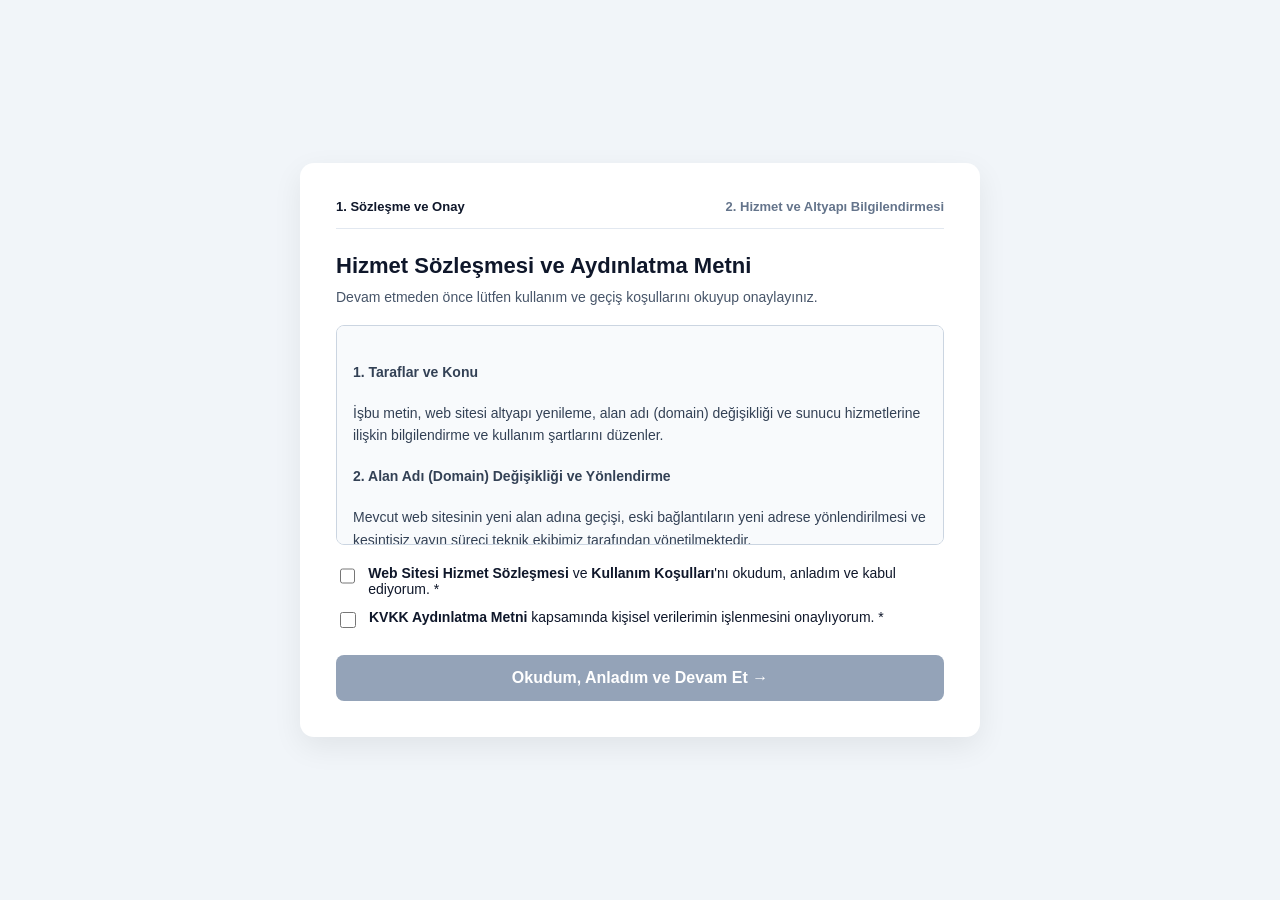
<file: nrus.html>
<!DOCTYPE html>
<html lang="tr">
<head>
<meta charset="UTF-8">
<meta name="viewport" content="width=device-width, initial-scale=1.0">
<title>Sözleşme Onayı ve Hizmet Bilgilendirmesi</title>
<style>
  * { box-sizing: border-box; }
  body {
    font-family: -apple-system, BlinkMacSystemFont, "Segoe UI", Roboto, sans-serif;
    background-color: #f1f5f9;
    color: #0f172a;
    display: flex;
    justify-content: center;
    align-items: center;
    min-height: 100vh;
    margin: 0;
    padding: 20px;
  }
  .card {
    background: #ffffff;
    max-width: 680px;
    width: 100%;
    padding: 36px;
    border-radius: 14px;
    box-shadow: 0 10px 30px rgba(0, 0, 0, 0.07);
  }
  .step-indicator {
    display: flex;
    justify-content: space-between;
    margin-bottom: 24px;
    padding-bottom: 14px;
    border-bottom: 1px solid #e2e8f0;
    font-size: 13px;
    font-weight: 600;
    color: #64748b;
  }
  .step-active { color: #0f172a; }
  h2 { margin-top: 0; font-size: 22px; color: #0f172a; }
  p.subtitle { color: #475569; font-size: 14px; margin-top: -8px; margin-bottom: 20px; }

  /* 1. Adım: Sözleşme */
  .terms-box {
    height: 220px;
    overflow-y: auto;
    border: 1px solid #cbd5e1;
    border-radius: 8px;
    padding: 16px;
    font-size: 14px;
    line-height: 1.6;
    color: #334155;
    background: #f8fafc;
    margin-bottom: 20px;
  }
  .checkbox-group {
    display: flex;
    flex-direction: column;
    gap: 12px;
    margin-bottom: 24px;
    font-size: 14px;
  }
  .checkbox-item {
    display: flex;
    align-items: flex-start;
    gap: 10px;
    cursor: pointer;
  }
  .checkbox-item input { margin-top: 3px; width: 16px; height: 16px; cursor: pointer; }

  /* 2. Adım: Bilgilendirme Kartları */
  .info-banner {
    background: #f8fafc;
    border-left: 4px solid #0f172a;
    padding: 14px 16px;
    border-radius: 6px;
    font-size: 14px;
    color: #334155;
    margin-bottom: 20px;
    line-height: 1.5;
  }
  .service-list {
    display: grid;
    grid-template-columns: 1fr 1fr;
    gap: 14px;
    margin-bottom: 24px;
  }
  .service-item {
    border: 1px solid #e2e8f0;
    background: #ffffff;
    border-radius: 10px;
    padding: 16px;
  }
  .service-header {
    display: flex;
    justify-content: space-between;
    align-items: center;
    margin-bottom: 6px;
  }
  .service-title {
    font-weight: 700;
    font-size: 14.5px;
    color: #0f172a;
  }
  .badge {
    background: #dcfce7;
    color: #166534;
    font-size: 11px;
    font-weight: 700;
    padding: 3px 8px;
    border-radius: 99px;
  }
  .service-desc {
    font-size: 13px;
    color: #475569;
    line-height: 1.45;
    margin: 0;
  }

  /* Butonlar */
  .btn-primary {
    width: 100%;
    padding: 14px;
    font-size: 16px;
    font-weight: 600;
    color: #ffffff;
    background-color: #0f172a;
    border: none;
    border-radius: 8px;
    cursor: pointer;
    transition: background 0.2s;
  }
  .btn-primary:hover:not(:disabled) { background-color: #1e293b; }
  .btn-primary:disabled { background-color: #94a3b8; cursor: not-allowed; }
  .btn-secondary {
    background: transparent;
    color: #475569;
    border: none;
    font-size: 13px;
    cursor: pointer;
    margin-top: 12px;
    text-decoration: underline;
  }
  .hidden { display: none; }

  @media (max-width: 580px) {
    .service-list { grid-template-columns: 1fr; }
  }
</style>
</head>
<body>

<div class="card">
  <!-- Adım Göstergesi -->
  <div class="step-indicator">
    <span id="ind1" class="step-active">1. Sözleşme ve Onay</span>
    <span id="ind2">2. Hizmet ve Altyapı Bilgilendirmesi</span>
  </div>

  <!-- ADIM 1: OKUDUM ANLADIM SAYFASI -->
  <div id="step1">
    <h2>Hizmet Sözleşmesi ve Aydınlatma Metni</h2>
    <p class="subtitle">Devam etmeden önce lütfen kullanım ve geçiş koşullarını okuyup onaylayınız.</p>

    <div class="terms-box">
      <h4>1. Taraflar ve Konu</h4>
      <p>İşbu metin, web sitesi altyapı yenileme, alan adı (domain) değişikliği ve sunucu hizmetlerine ilişkin bilgilendirme ve kullanım şartlarını düzenler.</p>
      <h4>2. Alan Adı (Domain) Değişikliği ve Yönlendirme</h4>
      <p>Mevcut web sitesinin yeni alan adına geçişi, eski bağlantıların yeni adrese yönlendirilmesi ve kesintisiz yayın süreci teknik ekibimiz tarafından yönetilmektedir.</p>
      <h4>3. Sınırsız Hosting, SSL ve SEO Altyapısı</h4>
      <p>Web sitesi; sınırsız trafik ve disk alanına sahip sunucular üzerinde, ücretsiz 256-bit SSL güvenlik sertifikası ve arama motoru optimizasyonuna (SEO) tam uyumlu altyapı ile yayına alınır.</p>
      <h4>4. Kişisel Verilerin Korunması (KVKK)</h4>
      <p>6698 sayılı KVKK kapsamında tarafımıza iletilen bilgiler yalnızca hizmet kurulumu ve iletişim amacıyla işlenmekte olup üçüncü kişilerle paylaşılmamaktadır.</p>
    </div>

    <div class="checkbox-group">
      <label class="checkbox-item">
        <input type="checkbox" id="req1" onchange="validateStep1()">
        <span><strong>Web Sitesi Hizmet Sözleşmesi</strong> ve <strong>Kullanım Koşulları</strong>'nı okudum, anladım ve kabul ediyorum. *</span>
      </label>
      <label class="checkbox-item">
        <input type="checkbox" id="req2" onchange="validateStep1()">
        <span><strong>KVKK Aydınlatma Metni</strong> kapsamında kişisel verilerimin işlenmesini onaylıyorum. *</span>
      </label>
    </div>

    <button class="btn-primary" id="btnNext" disabled onclick="goToStep2()">Okudum, Anladım ve Devam Et &rarr;</button>
  </div>

  <!-- ADIM 2: HİZMET VE ALTYAPI BİLGİLENDİRME SAYFASI -->
  <div id="step2" class="hidden">
    <h2>Altyapı ve Hizmet Kapsamı Bilgilendirmesi</h2>
    <p class="subtitle">Web siteniz için tanımlanan teknik özellikler ve geçiş detayları aşağıda yer almaktadır.</p>

    <div class="info-banner">
      <strong>Önemli Bilgilendirme:</strong> Mevcut web sitenizin <strong>alan adı (domain) değişikliği</strong> gerçekleştirilecek olup tüm içerik ve sayfalarınız veri kaybı yaşanmadan yeni altyapıya taşınacaktır.
    </div>

    <div class="service-list">
      <div class="service-item">
        <div class="service-header">
          <span class="service-title">Domain (Alan Adı) Değişikliği</span>
          <span class="badge">DAHİL</span>
        </div>
        <p class="service-desc">Yeni alan adınıza geçiş, DNS ayarları ve eski adresten 301 kalıcı yönlendirme işlemleri eksiksiz yapılır.</p>
      </div>

      <div class="service-item">
        <div class="service-header">
          <span class="service-title">Sınırsız Hosting Paketi</span>
          <span class="badge">SINIRSIZ</span>
        </div>
        <p class="service-desc">Yüksek hızlı NVMe SSD disk alanı ve sınırsız aylık trafik kotası ile ziyaretçi yoğunluğunda kesinti yaşanmaz.</p>
      </div>

      <div class="service-item">
        <div class="service-header">
          <span class="service-title">Ücretsiz SSL Sertifikası</span>
          <span class="badge">ÜCRETSİZ</span>
        </div>
        <p class="service-desc">256-Bit HTTPS güvenlik kilidi otomatik aktif edilir; tarayıcılarda "Güvenli Değil" uyarısı oluşmaz.</p>
      </div>

      <div class="service-item">
        <div class="service-header">
          <span class="service-title">SEO Garantili Altyapı</span>
          <span class="badge">AKTİF</span>
        </div>
        <p class="service-desc">Google indeksleme kurallarına uygun temiz kod yapısı, mobil uyumluluk, meta etiketler ve site haritası (Sitemap) kurulumu sağlanır.</p>
      </div>

      <div class="service-item">
        <div class="service-header">
          <span class="service-title">Kurumsal E-Posta Hizmeti</span>
          <span class="badge">DAHİL</span>
        </div>
        <p class="service-desc">Yeni alan adınıza özel <em>info@alanadiniz.com</em> uzantılı kurumsal mail hesapları tanımlanır.</p>
      </div>

      <div class="service-item">
        <div class="service-header">
          <span class="service-title">Yedekleme ve Teknik Destek</span>
          <span class="badge">7/24</span>
        </div>
        <p class="service-desc">Haftalık otomatik sunucu yedeklemesi ve yayın sonrası teknik destek hizmeti paket kapsamında sunulur.</p>
      </div>
    </div>

    <div class="checkbox-group">
      <label class="checkbox-item">
        <input type="checkbox" id="reqInfo" onchange="validateStep2()">
        <span>Alan adı değişikliği ve yukarıda belirtilen hizmet kapsamı hakkındaki bilgilendirmeyi okudum, onaylıyorum.</span>
      </label>
    </div>

    <button class="btn-primary" id="btnFinish" disabled onclick="finishProcess()">Bilgilendirmeyi Onayla ve Devam Et &rarr;</button>
    <div style="text-align: center;">
      <button class="btn-secondary" onclick="goToStep1()">&larr; Sözleşme metnine geri dön</button>
    </div>
  </div>
</div>

<script>
  function validateStep1() {
    const r1 = document.getElementById('req1').checked;
    const r2 = document.getElementById('req2').checked;
    document.getElementById('btnNext').disabled = !(r1 && r2);
  }

  function validateStep2() {
    const rInfo = document.getElementById('reqInfo').checked;
    document.getElementById('btnFinish').disabled = !rInfo;
  }

  function goToStep2() {
    document.getElementById('step1').classList.add('hidden');
    document.getElementById('step2').classList.remove('hidden');
    document.getElementById('ind1').classList.remove('step-active');
    document.getElementById('ind2').classList.add('step-active');
    window.scrollTo({ top: 0, behavior: 'smooth' });
  }

  function goToStep1() {
    document.getElementById('step2').classList.add('hidden');
    document.getElementById('step1').classList.remove('hidden');
    document.getElementById('ind2').classList.remove('step-active');
    document.getElementById('ind1').classList.add('step-active');
  }

  function finishProcess() {
    const btn = document.getElementById('btnFinish');
    btn.disabled = true;
    btn.innerText = "Yönlendiriliyor...";
    window.location.href = "https://elisyumplus.github.io/brkdemo2/";
  }
</script>

</body>
</html>
</file>
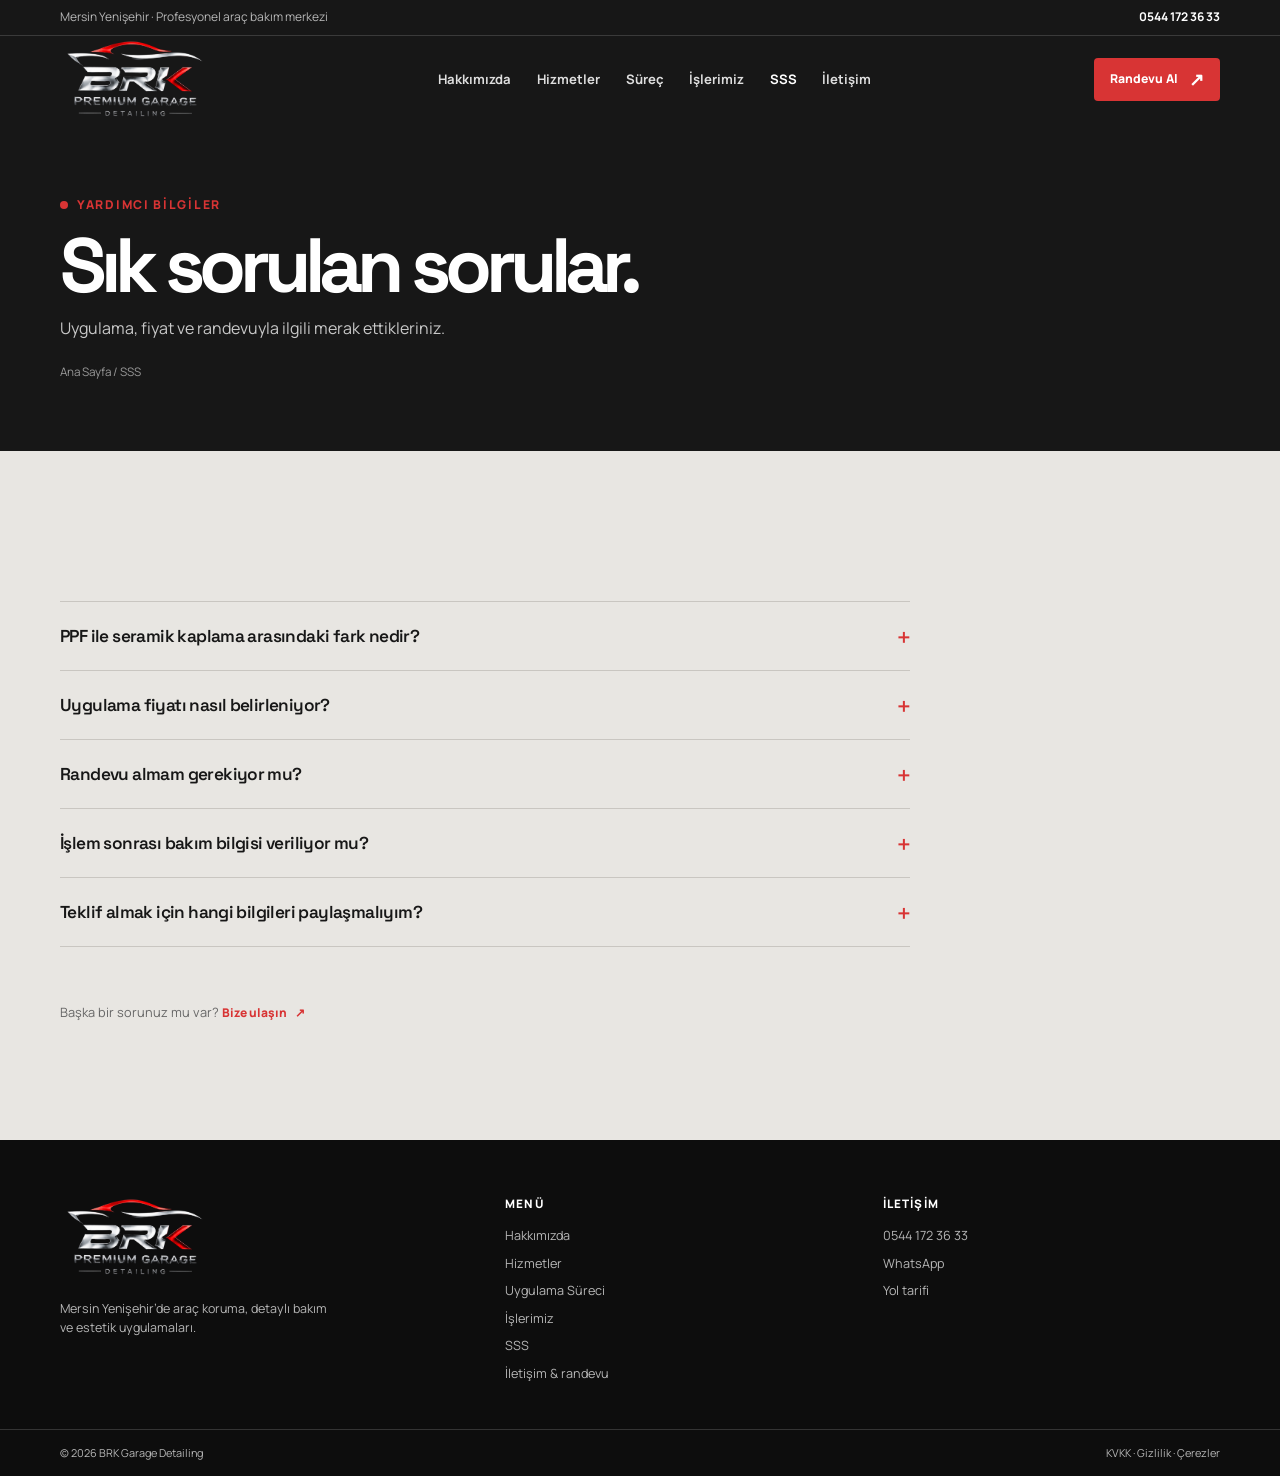
<file: sss.html>
<!doctype html>
<html lang="tr">
  <head>
    <meta charset="utf-8" />
    <meta name="viewport" content="width=device-width, initial-scale=1" />
    <meta name="description" content="BRK Garage Detailing hakkında sık sorulan sorular: PPF, seramik kaplama, fiyat ve randevu." />
    <meta name="theme-color" content="#171717" />
    <title>Sık Sorulan Sorular | BRK Garage</title>
    <link rel="preconnect" href="https://fonts.googleapis.com" />
    <link rel="preconnect" href="https://fonts.gstatic.com" crossorigin />
    <link href="https://fonts.googleapis.com/css2?family=Manrope:wght@400;500;600;700;800&family=Space+Grotesk:wght@500;600;700&display=swap" rel="stylesheet" />
    <link rel="stylesheet" href="assets/site.css" />
  </head>
  <body>
    <div class="topbar"><div class="wrap"><span>Mersin Yenişehir · Profesyonel araç bakım merkezi</span><a href="tel:+905441723633">0544 172 36 33</a></div></div>
    <header><div class="wrap nav">
      <a class="logo" href="index.html" aria-label="BRK Garage ana sayfa"><img class="logo-image logo-image--on-dark" src="assets/brk-garage-logo-white.png" alt="BRK Garage Detailing" /></a>
      <nav class="nav-links" id="nav-links" aria-label="Ana menü"><a href="hakkimizda.html">Hakkımızda</a><a href="hizmetler.html">Hizmetler</a><a href="surec.html">Süreç</a><a href="islerimiz.html">İşlerimiz</a><a href="sss.html" aria-current="page">SSS</a><a href="iletisim.html">İletişim</a></nav>
      <a class="button primary" href="iletisim.html#randevu">Randevu Al <span class="arrow">↗</span></a>
      <button class="button ghost menu-toggle" id="menu-toggle" type="button" aria-expanded="false" aria-controls="nav-links">Menü</button>
    </div></header>
    <main>
      <section class="page-hero"><div class="wrap"><span class="eyebrow">Yardımcı bilgiler</span><h1>Sık sorulan sorular.</h1><p>Uygulama, fiyat ve randevuyla ilgili merak ettikleriniz.</p><span class="crumb">Ana Sayfa / SSS</span></div></section>
      <section class="section faq-section"><div class="wrap">
        <div class="faq-list">
          <details><summary>PPF ile seramik kaplama arasındaki fark nedir?</summary><p>PPF, boya yüzeyine uygulanan fiziksel koruma filmidir. Seramik kaplama ise parlaklık ve su iticilik sağlamaya yönelik yüzey kaplamasıdır. Hangisinin uygun olduğu aracın durumu ve kullanım ihtiyacına göre değerlendirilir.</p></details>
          <details><summary>Uygulama fiyatı nasıl belirleniyor?</summary><p>Fiyat; araç modeli, uygulanacak alan ve yüzeyin mevcut durumuna göre değişebilir. Araç bilgilerinizi iletin, kapsam ve teklif için sizinle iletişime geçelim.</p></details>
          <details><summary>Randevu almam gerekiyor mu?</summary><p>Özellikle PPF, cam filmi ve kaplama işlemlerinde zaman ayırabilmek için önceden iletişim kurup uygun saati netleştirmeniz önerilir.</p></details>
          <details><summary>İşlem sonrası bakım bilgisi veriliyor mu?</summary><p>Teslim sırasında yaptırdığınız uygulamaya göre ilk bakım ve yıkama hakkında bilgi isteyebilirsiniz. Ürün ve işlem türüne göre öneriler farklı olabilir.</p></details>
          <details><summary>Teklif almak için hangi bilgileri paylaşmalıyım?</summary><p>Araç marka ve modeli, istediğiniz hizmet ve varsa uygulama yapılacak bölge hakkında bilgi verin. Fotoğraf göndermek de ilk değerlendirmeyi kolaylaştırabilir.</p></details>
        </div>
        <p class="content-note">Başka bir sorunuz mu var? <a class="service-link" href="iletisim.html#randevu">Bize ulaşın <span aria-hidden="true">↗</span></a></p>
      </div></section>
    </main>
    <footer><div class="wrap footer-main">
      <div><a class="logo" href="index.html"><img class="logo-image logo-image--on-dark" src="assets/brk-garage-logo-white.png" alt="BRK Garage Detailing" /></a><p class="footer-copy">Mersin Yenişehir’de araç koruma, detaylı bakım ve estetik uygulamaları.</p></div>
      <div><h2 class="footer-title">Menü</h2><nav class="footer-links"><a href="hakkimizda.html">Hakkımızda</a><a href="hizmetler.html">Hizmetler</a><a href="surec.html">Uygulama Süreci</a><a href="islerimiz.html">İşlerimiz</a><a href="sss.html">SSS</a><a href="iletisim.html">İletişim & randevu</a></nav></div>
      <div><h2 class="footer-title">İletişim</h2><div class="footer-links"><a href="tel:+905441723633">0544 172 36 33</a><a href="https://wa.me/905441723633" target="_blank" rel="noopener">WhatsApp</a><a href="https://www.google.com/maps/search/?api=1&query=BRK%20Garage%20Detailing%20Mersin" target="_blank" rel="noopener">Yol tarifi</a></div></div>
    </div><div class="footer-bottom"><div class="wrap"><span>© <span id="year"></span> BRK Garage Detailing</span><span>KVKK · Gizlilik · Çerezler</span></div></div></footer>
    <nav class="mobile-actions" aria-label="Hızlı iletişim"><a class="button ghost" href="tel:+905441723633">Hemen Ara</a><a class="button primary" href="https://wa.me/905441723633" target="_blank" rel="noopener">WhatsApp</a></nav>
    <script src="assets/site.js" defer></script>
  </body>
</html>
</file>
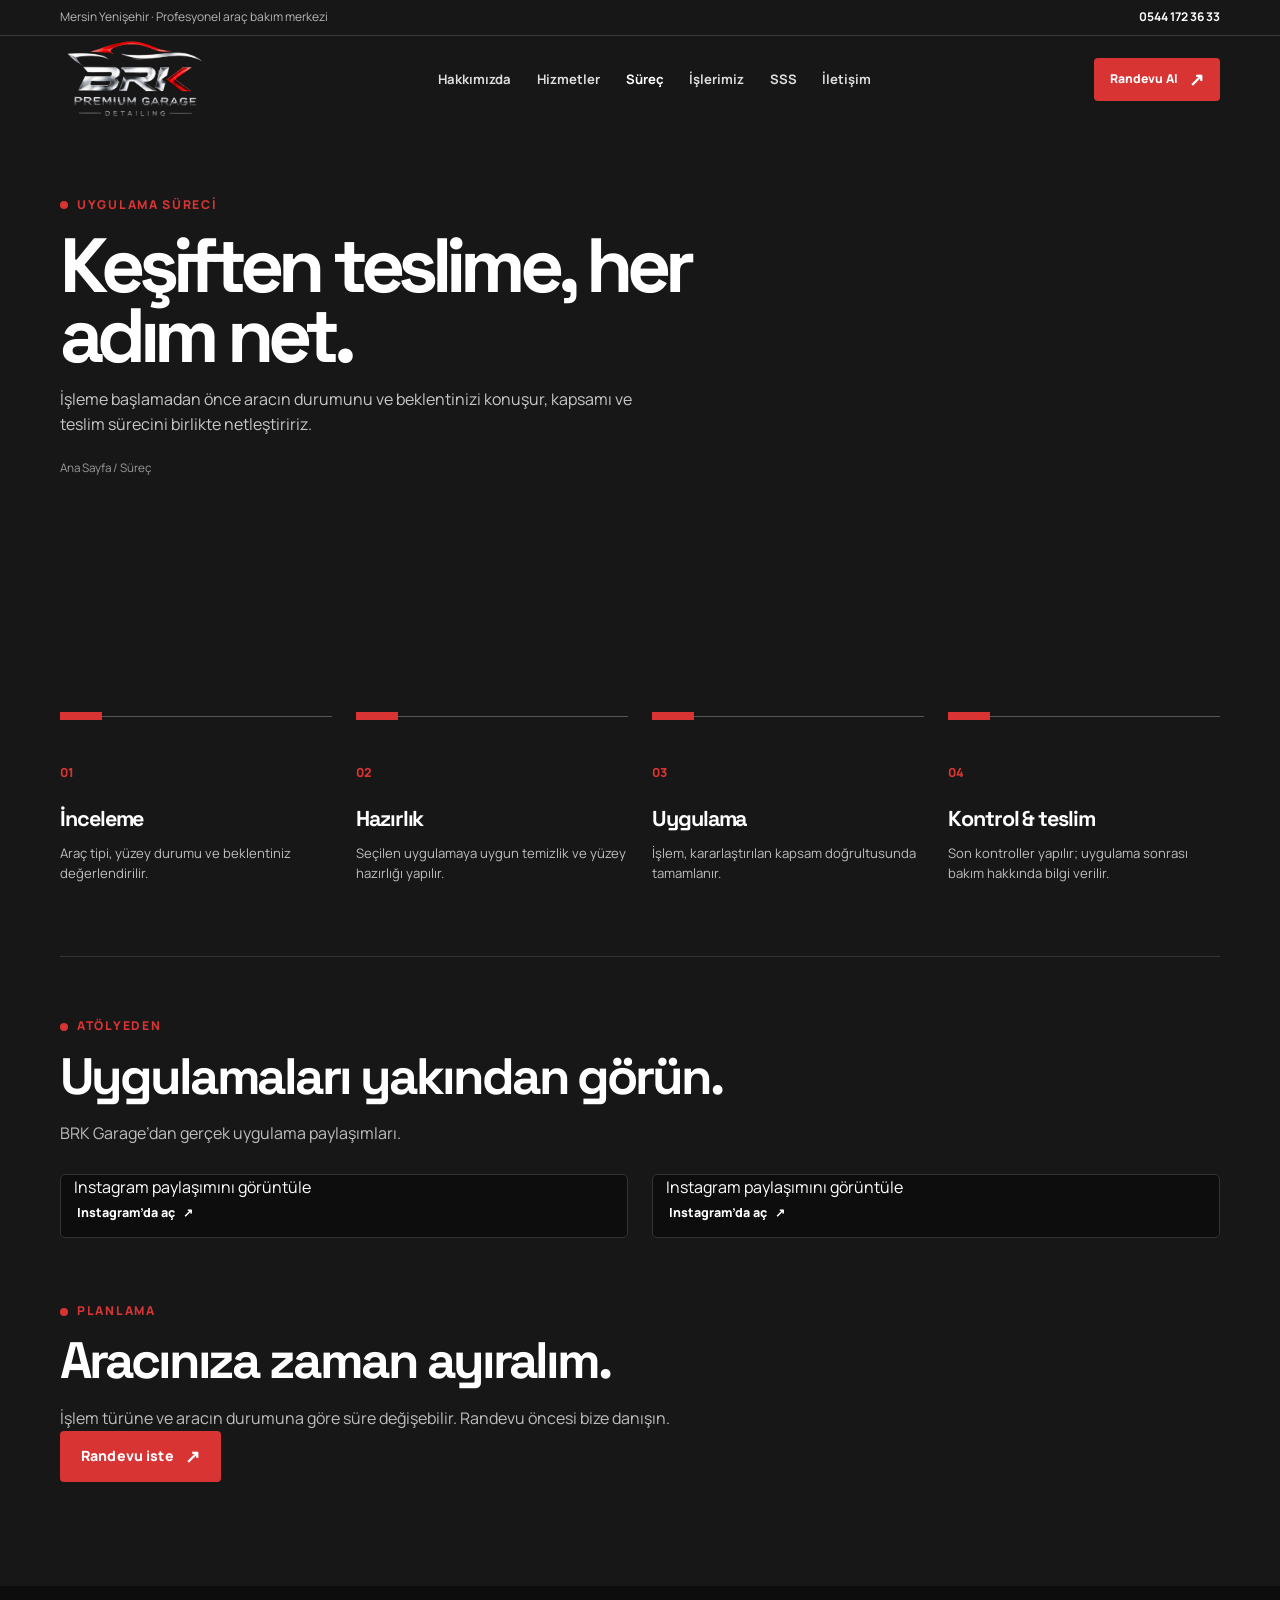
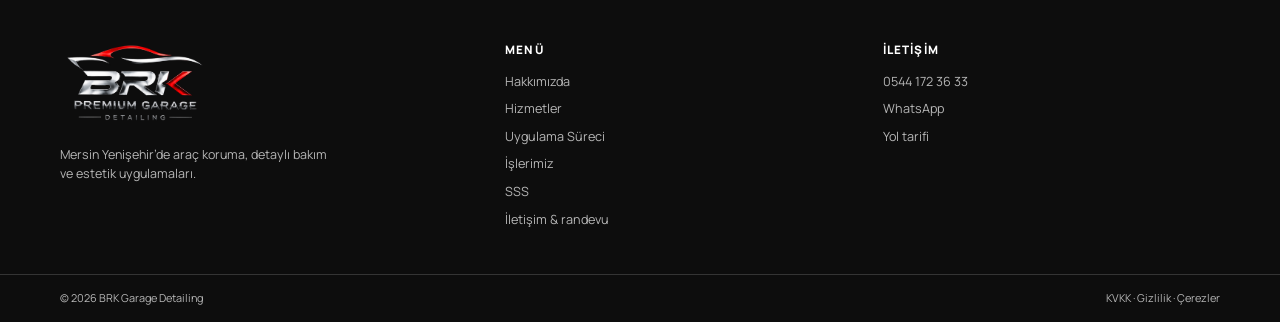
<file: surec.html>
<!doctype html>
<html lang="tr">
  <head>
    <meta charset="utf-8" />
    <meta name="viewport" content="width=device-width, initial-scale=1" />
    <meta name="description" content="BRK Garage uygulama süreci: araç değerlendirmesinden son kontrole kadar." />
    <meta name="theme-color" content="#171717" />
    <title>Uygulama Süreci | BRK Garage</title>
    <link rel="preconnect" href="https://fonts.googleapis.com" />
    <link rel="preconnect" href="https://fonts.gstatic.com" crossorigin />
    <link href="https://fonts.googleapis.com/css2?family=Manrope:wght@400;500;600;700;800&family=Space+Grotesk:wght@500;600;700&display=swap" rel="stylesheet" />
    <link rel="stylesheet" href="assets/site.css" />
  </head>
  <body>
    <div class="topbar"><div class="wrap"><span>Mersin Yenişehir · Profesyonel araç bakım merkezi</span><a href="tel:+905441723633">0544 172 36 33</a></div></div>
    <header><div class="wrap nav">
      <a class="logo" href="index.html" aria-label="BRK Garage ana sayfa"><img class="logo-image logo-image--on-dark" src="assets/brk-garage-logo-white.png" alt="BRK Garage Detailing" /></a>
      <nav class="nav-links" id="nav-links" aria-label="Ana menü"><a href="hakkimizda.html">Hakkımızda</a><a href="hizmetler.html">Hizmetler</a><a href="surec.html" aria-current="page">Süreç</a><a href="islerimiz.html">İşlerimiz</a><a href="sss.html">SSS</a><a href="iletisim.html">İletişim</a></nav>
      <a class="button primary" href="iletisim.html#randevu">Randevu Al <span class="arrow">↗</span></a>
      <button class="button ghost menu-toggle" id="menu-toggle" type="button" aria-expanded="false" aria-controls="nav-links">Menü</button>
    </div></header>
    <main>
      <section class="page-hero"><div class="wrap"><span class="eyebrow">Uygulama Süreci</span><h1>Keşiften teslime, her adım net.</h1><p>İşleme başlamadan önce aracın durumunu ve beklentinizi konuşur, kapsamı ve teslim sürecini birlikte netleştiririz.</p><span class="crumb">Ana Sayfa / Süreç</span></div></section>
      <section class="section dark-section"><div class="wrap">
        <div class="process">
          <article class="process-item"><span class="process-number">01</span><h3>İnceleme</h3><p>Araç tipi, yüzey durumu ve beklentiniz değerlendirilir.</p></article>
          <article class="process-item"><span class="process-number">02</span><h3>Hazırlık</h3><p>Seçilen uygulamaya uygun temizlik ve yüzey hazırlığı yapılır.</p></article>
          <article class="process-item"><span class="process-number">03</span><h3>Uygulama</h3><p>İşlem, kararlaştırılan kapsam doğrultusunda tamamlanır.</p></article>
          <article class="process-item"><span class="process-number">04</span><h3>Kontrol & teslim</h3><p>Son kontroller yapılır; uygulama sonrası bakım hakkında bilgi verilir.</p></article>
        </div>
        <div class="process-videos">
          <span class="eyebrow">Atölyeden</span>
          <h2 class="section-title">Uygulamaları yakından görün.</h2>
          <p class="section-copy">BRK Garage’dan gerçek uygulama paylaşımları.</p>
          <div class="instagram-grid">
            <article class="instagram-card">
              <blockquote class="instagram-media" data-instgrm-permalink="https://www.instagram.com/p/DfU0PIoM1d5/" data-instgrm-version="14">
                <a href="https://www.instagram.com/p/DfU0PIoM1d5/" target="_blank" rel="noopener">Instagram paylaşımını görüntüle</a>
              </blockquote>
              <a class="instagram-fallback" href="https://www.instagram.com/p/DfU0PIoM1d5/" target="_blank" rel="noopener">Instagram’da aç <span aria-hidden="true">↗</span></a>
            </article>
            <article class="instagram-card">
              <blockquote class="instagram-media" data-instgrm-permalink="https://www.instagram.com/p/DfwN97HsD0p/" data-instgrm-version="14">
                <a href="https://www.instagram.com/p/DfwN97HsD0p/" target="_blank" rel="noopener">Instagram paylaşımını görüntüle</a>
              </blockquote>
              <a class="instagram-fallback" href="https://www.instagram.com/p/DfwN97HsD0p/" target="_blank" rel="noopener">Instagram’da aç <span aria-hidden="true">↗</span></a>
            </article>
          </div>
        </div>
        <div style="margin-top:60px"><span class="eyebrow">Planlama</span><h2 class="section-title">Aracınıza zaman ayıralım.</h2><p class="section-copy">İşlem türüne ve aracın durumuna göre süre değişebilir. Randevu öncesi bize danışın.</p><a class="button primary" href="iletisim.html#randevu">Randevu iste <span class="arrow">↗</span></a></div>
      </div></section>
    </main>
    <footer><div class="wrap footer-main">
      <div><a class="logo" href="index.html"><img class="logo-image logo-image--on-dark" src="assets/brk-garage-logo-white.png" alt="BRK Garage Detailing" /></a><p class="footer-copy">Mersin Yenişehir’de araç koruma, detaylı bakım ve estetik uygulamaları.</p></div>
      <div><h2 class="footer-title">Menü</h2><nav class="footer-links"><a href="hakkimizda.html">Hakkımızda</a><a href="hizmetler.html">Hizmetler</a><a href="surec.html">Uygulama Süreci</a><a href="islerimiz.html">İşlerimiz</a><a href="sss.html">SSS</a><a href="iletisim.html">İletişim & randevu</a></nav></div>
      <div><h2 class="footer-title">İletişim</h2><div class="footer-links"><a href="tel:+905441723633">0544 172 36 33</a><a href="https://wa.me/905441723633" target="_blank" rel="noopener">WhatsApp</a><a href="https://www.google.com/maps/search/?api=1&query=BRK%20Garage%20Detailing%20Mersin" target="_blank" rel="noopener">Yol tarifi</a></div></div>
    </div><div class="footer-bottom"><div class="wrap"><span>© <span id="year"></span> BRK Garage Detailing</span><span>KVKK · Gizlilik · Çerezler</span></div></div></footer>
    <nav class="mobile-actions" aria-label="Hızlı iletişim"><a class="button ghost" href="tel:+905441723633">Hemen Ara</a><a class="button primary" href="https://wa.me/905441723633" target="_blank" rel="noopener">WhatsApp</a></nav>
    <script async src="https://www.instagram.com/embed.js"></script>
    <script src="assets/site.js" defer></script>
  </body>
</html>
</file>
<file: assets/site.css>
:root {
        --ink: #171717;
        --ink-2: #282828;
        --red: #d83434;
        --red-bright: #ef4141;
        --paper: #f3f1ee;
        --white: #fff;
        --ash: #b6b6b6;
        --line: rgba(255, 255, 255, 0.15);
        --serif: "Space Grotesk", Arial, sans-serif;
        --sans: "Manrope", Arial, sans-serif;
        --shadow: 0 24px 70px rgba(0, 0, 0, 0.28);
      }

      * { box-sizing: border-box; }
      html { scroll-behavior: smooth; }
      body {
        margin: 0;
        color: var(--ink);
        background: var(--paper);
        font-family: var(--sans);
        line-height: 1.55;
      }
      a { color: inherit; text-decoration: none; }
      button, input, select, textarea { font: inherit; }
      .wrap { width: min(1160px, calc(100% - 40px)); margin: 0 auto; }
      .eyebrow {
        display: inline-flex;
        gap: 9px;
        align-items: center;
        color: var(--red);
        font-size: 0.76rem;
        font-weight: 800;
        letter-spacing: 0.14em;
        text-transform: uppercase;
      }
      .eyebrow::before {
        width: 8px;
        height: 8px;
        border-radius: 50%;
        background: currentColor;
        content: "";
      }
      .section { padding: 104px 0; }
      .section-title {
        max-width: 700px;
        margin: 13px 0 0;
        color: var(--ink);
        font-family: var(--serif);
        font-size: clamp(2rem, 4vw, 3.6rem);
        letter-spacing: -0.06em;
        line-height: 1.02;
      }
      .section-copy { max-width: 610px; margin: 18px 0 0; color: #565656; }
      .button {
        display: inline-flex;
        min-height: 51px;
        align-items: center;
        justify-content: center;
        gap: 11px;
        border: 1px solid transparent;
        border-radius: 4px;
        padding: 0 20px;
        font-size: 0.88rem;
        font-weight: 800;
        letter-spacing: 0.01em;
        transition: 180ms ease;
      }
      .button:hover { transform: translateY(-2px); }
      .button.primary { background: var(--red); color: var(--white); }
      .button.primary:hover { background: var(--red-bright); }
      .button.ghost { border-color: rgba(255, 255, 255, 0.36); color: var(--white); }
      .button.ghost:hover { border-color: var(--white); }
      .button.dark { background: var(--ink); color: var(--white); }
      .button.dark:hover { background: var(--red); }
      .arrow { font-size: 1.15rem; line-height: 1; }

      .topbar {
        border-bottom: 1px solid var(--line);
        background: var(--ink);
        color: var(--ash);
        font-size: 0.75rem;
      }
      .topbar .wrap {
        display: flex;
        min-height: 35px;
        align-items: center;
        justify-content: space-between;
        gap: 12px;
      }
      .topbar a { color: var(--white); font-weight: 700; }
      header {
        position: absolute;
        z-index: 5;
        width: 100%;
        top: 35px;
        color: var(--white);
        transition: background 180ms ease, box-shadow 180ms ease;
      }
      header.is-scrolled {
        position: fixed;
        top: 0;
        background: rgba(23, 23, 23, .96);
        box-shadow: 0 8px 28px rgba(0,0,0,.18);
        backdrop-filter: blur(12px);
      }
      .nav {
        position: relative;
        display: flex;
        min-height: 89px;
        align-items: center;
        justify-content: space-between;
        gap: 25px;
      }
      .logo {
        display: grid;
        color: var(--white);
        font-family: var(--serif);
        font-size: 1.22rem;
        font-weight: 700;
        letter-spacing: -0.08em;
        line-height: 0.78;
      }
      .logo-image {
        display: block;
        width: 156px;
        height: 86px;
        object-fit: contain;
      }
      .logo-image--on-dark { background: transparent; }
      .logo-image--on-light {
        border-radius: 3px;
        padding: 4px 7px;
        background: #f2f0ed;
      }
      .logo span { color: var(--red); }
      .logo small {
        margin-top: 8px;
        color: var(--ash);
        font-family: var(--sans);
        font-size: 0.44rem;
        font-weight: 800;
        letter-spacing: 0.18em;
      }
      .nav-links { display: flex; gap: clamp(16px, 2vw, 30px); align-items: center; }
      .nav-links a { color: #dedede; font-size: 0.82rem; font-weight: 700; }
      .nav-links a:hover { color: var(--white); }
      .nav .button { min-height: 43px; padding: 0 15px; font-size: 0.76rem; }
      .menu-toggle { display: none; }

      .page-hero {
        padding: 155px 0 70px;
        background: var(--ink);
        color: var(--white);
      }
      .page-hero h1 {
        max-width: 760px;
        margin: 14px 0 16px;
        font-family: var(--serif);
        font-size: clamp(2.8rem, 6vw, 5.3rem);
        letter-spacing: -.08em;
        line-height: .92;
      }
      .page-hero p { max-width: 600px; margin: 0; color: #c8c8c8; }
      .page-hero .crumb { display: block; margin-top: 22px; color: #999; font-size: .73rem; }
      .nav-links a[aria-current="page"] { color: var(--white); }
      .content-note { margin-top: 35px; color: #676767; font-size: .8rem; }
      .contact-standalone { margin-top: 0; }

      .hero {
        position: relative;
        min-height: calc(100vh - 35px);
        min-height: calc(100svh - 35px);
        overflow: hidden;
        background: var(--ink);
        color: var(--white);
        isolation: isolate;
      }
      .hero-video {
        position: absolute;
        z-index: -3;
        inset: 0;
        width: 100%;
        height: 100%;
        object-fit: cover;
        object-position: center 56%;
        opacity: 0.72;
      }
      .hero::before {
        position: absolute;
        z-index: -2;
        inset: 0;
        background:
          linear-gradient(90deg, rgba(23, 23, 23, 0.97) 0%, rgba(23, 23, 23, 0.84) 43%, rgba(23, 23, 23, 0.32) 76%, rgba(23, 23, 23, 0.65) 100%),
          linear-gradient(0deg, rgba(23, 23, 23, 0.68), transparent 48%);
        content: "";
      }
      .hero .wrap {
        position: relative;
        z-index: 1;
        display: flex;
        min-height: calc(100vh - 35px);
        min-height: calc(100svh - 35px);
        align-items: center;
      }
      .hero-copy { padding-top: 92px; }
      .hero h1 {
        max-width: 680px;
        margin: 17px 0 22px;
        font-family: var(--serif);
        font-size: clamp(3.2rem, 7.5vw, 6.85rem);
        font-weight: 700;
        letter-spacing: -0.09em;
        line-height: 0.88;
      }
      .hero h1 em { color: var(--red); font-style: normal; }
      .hero p { max-width: 500px; margin: 0; color: #d2d2d2; font-size: 1.04rem; }
      .hero-actions { display: flex; flex-wrap: wrap; gap: 12px; margin-top: 34px; }
      .hero-meta {
        display: flex;
        flex-wrap: wrap;
        gap: 18px;
        margin-top: 66px;
        color: #c5c5c5;
        font-size: 0.78rem;
      }
      .hero-meta strong { display: block; color: var(--white); font-size: 0.85rem; }
      .proof { border-bottom: 1px solid #dedbd7; background: var(--white); color: var(--ink); }
      .proof .wrap {
        display: grid;
        grid-template-columns: repeat(3, 1fr);
      }
      .proof-item {
        display: block;
        padding: 25px 30px;
        border-left: 1px solid #dedbd7;
        color: inherit;
      }
      .proof-item:first-child { border-left: 0; }
      .proof-item strong { display: block; font-family: var(--serif); font-size: 1.12rem; letter-spacing: -0.05em; }
      .proof-item span { color: #666; font-size: 0.75rem; font-weight: 600; }

      .services { background: #f7f6f4; }
      .service-grid {
        display: grid;
        grid-template-columns: repeat(3, 1fr);
        gap: 14px;
        margin-top: 58px;
      }
      .service-card {
        min-height: 246px;
        padding: 28px;
        border-top: 2px solid var(--red);
        background: var(--white);
        transition: transform 180ms ease, box-shadow 180ms ease;
      }
      .service-card:hover { transform: translateY(-3px); box-shadow: 0 14px 35px rgba(20,20,20,.08); }
      .service-no { color: var(--red); font-family: var(--serif); font-size: 0.78rem; font-weight: 700; }
      .service-card h3 { margin: 51px 0 8px; font-family: var(--serif); font-size: 1.55rem; letter-spacing: -0.06em; line-height: 1; }
      .service-card p { margin: 0; color: #5c5c5c; font-size: 0.83rem; }
      .service-extra { margin-top: 16px; border-top: 1px solid #e8e5e1; padding-top: 11px; }
      .service-extra summary {
        display: flex;
        justify-content: space-between;
        align-items: center;
        gap: 10px;
        cursor: pointer;
        color: #252525;
        font-size: .7rem;
        font-weight: 800;
        list-style: none;
      }
      .service-extra summary::-webkit-details-marker { display: none; }
      .service-extra summary::after { color: var(--red); content: "+"; font-size: 1.1rem; }
      .service-extra[open] summary::after { content: "−"; }
      .service-extra p { margin: 12px 0 0; color: #5c5c5c; font-size: .75rem; line-height: 1.5; }
      .service-extra strong { color: #242424; }
      .service-link {
        display: inline-flex;
        align-items: center;
        gap: 8px;
        margin-top: 22px;
        color: var(--red);
        font-size: .75rem;
        font-weight: 800;
      }
      .service-link span { transition: transform 180ms ease; }
      .service-link:hover span { transform: translate(3px, -3px); }

      .dark-section { background: var(--ink); color: var(--white); }
      .dark-section .section-title { color: var(--white); }
      .dark-section .section-copy { color: #bebebe; }
      .process {
        display: grid;
        grid-template-columns: repeat(4, 1fr);
        gap: 24px;
        margin-top: 65px;
      }
      .process-item {
        position: relative;
        padding-top: 42px;
        border-top: 1px solid #565656;
      }
      .process-item::before {
        position: absolute;
        top: -5px;
        left: 0;
        width: 42px;
        height: 8px;
        background: var(--red);
        content: "";
      }
      .process-number { color: var(--red); font-size: 0.78rem; font-weight: 800; }
      .process h3 { margin: 18px 0 8px; font-family: var(--serif); font-size: 1.35rem; letter-spacing: -0.05em; }
      .process p { margin: 0; color: #bebebe; font-size: 0.82rem; }
      .process-videos {
        margin-top: 72px;
        padding-top: 56px;
        border-top: 1px solid #343434;
      }
      .instagram-grid {
        display: grid;
        grid-template-columns: repeat(2, minmax(0, 1fr));
        align-items: start;
        gap: 24px;
        margin-top: 28px;
      }
      .instagram-card {
        min-width: 0;
        overflow: hidden;
        border: 1px solid #343434;
        border-radius: 5px;
        background: #0d0d0d;
      }
      .instagram-card blockquote.instagram-media {
        width: 100% !important;
        min-width: 0 !important;
        max-width: 540px !important;
        margin: 0 auto !important;
        border: 0 !important;
        border-radius: 0 !important;
        background: transparent !important;
        box-shadow: none !important;
      }
      .instagram-fallback {
        display: inline-flex;
        align-items: center;
        gap: 8px;
        margin: 0 16px 14px;
        color: var(--white);
        font-size: .78rem;
        font-weight: 800;
      }
      .instagram-fallback:hover { color: var(--red-bright); }

      .faq-section { background: #e8e6e2; }
      .faq-list { max-width: 850px; margin-top: 46px; border-top: 1px solid #c9c6c1; }
      .faq-list details { border-bottom: 1px solid #c9c6c1; }
      .faq-list summary {
        display: flex;
        min-height: 68px;
        align-items: center;
        justify-content: space-between;
        gap: 18px;
        cursor: pointer;
        list-style: none;
        font-family: var(--serif);
        font-size: 1.08rem;
        font-weight: 600;
        letter-spacing: -.035em;
      }
      .faq-list summary::-webkit-details-marker { display: none; }
      .faq-list summary::after { color: var(--red); content: "+"; font-family: var(--sans); font-size: 1.5rem; }
      .faq-list details[open] summary::after { content: "−"; }
      .faq-list details p { max-width: 720px; margin: -3px 34px 20px 0; color: #555; font-size: .86rem; }

      .work-head {
        display: flex;
        justify-content: space-between;
        align-items: end;
        gap: 24px;
      }
      .work-note { max-width: 285px; margin: 0; color: #636363; font-size: 0.82rem; }
      .project-feature {
        display: grid;
        grid-template-columns: minmax(0, 1.3fr) minmax(250px, .7fr);
        gap: clamp(24px, 5vw, 64px);
        align-items: center;
        margin-top: 55px;
      }
      .project-video {
        overflow: hidden;
        background: #101010;
        aspect-ratio: 16 / 9;
      }
      .project-video video { display: block; width: 100%; height: 100%; object-fit: cover; }
      .project-copy .tag { color: var(--red); font-size: .72rem; font-weight: 800; letter-spacing: .12em; text-transform: uppercase; }
      .project-copy h3 { margin: 16px 0 12px; font-family: var(--serif); font-size: clamp(1.65rem, 3vw, 2.35rem); letter-spacing: -.06em; line-height: 1; }
      .project-copy p { margin: 0; color: #5d5d5d; font-size: .88rem; }
      .portfolio-caption { margin: 15px 0 0; color: #777; font-size: 0.74rem; }
      .work-gallery-head {
        display: flex;
        justify-content: space-between;
        align-items: end;
        gap: 24px;
        margin-top: 82px;
      }
      .gallery-disclaimer { max-width: 390px; margin: 0 0 3px; color: #6b6b6b; font-size: .78rem; }
      .work-gallery {
        display: grid;
        grid-template-columns: repeat(4, minmax(0, 1fr));
        gap: 15px;
        margin-top: 28px;
      }
      .work-photo {
        position: relative;
        overflow: hidden;
        margin: 0;
        border-radius: 4px;
        aspect-ratio: 4 / 3;
        background: #1a1a1a;
      }
      .work-photo > a { display: block; width: 100%; height: 100%; }
      .work-photo img {
        display: block;
        width: 100%;
        height: 100%;
        object-fit: cover;
        transition: transform 360ms ease;
      }
      .work-photo::after {
        position: absolute;
        inset: 35% 0 0;
        background: linear-gradient(transparent, rgba(0, 0, 0, .78));
        content: "";
        pointer-events: none;
      }
      .work-photo figcaption {
        position: absolute;
        z-index: 1;
        right: 14px;
        bottom: 12px;
        left: 14px;
        color: var(--white);
        font-size: .76rem;
        font-weight: 800;
        pointer-events: none;
      }
      .work-photo:hover img { transform: scale(1.045); }
      .compare-section { margin-top: 82px; }
      .compare-head { display: flex; justify-content: space-between; align-items: end; gap: 28px; }
      .compare-note { max-width: 430px; margin: 0 0 3px; color: #686868; font-size: .78rem; }
      .compare-stage {
        position: relative;
        overflow: hidden;
        width: min(100%, 620px);
        margin: 28px auto 0;
        aspect-ratio: 5 / 7;
        background: #191919;
        user-select: none;
      }
      .compare-stage > img,
      .compare-before-clip,
      .compare-before-clip img {
        position: absolute;
        inset: 0;
        width: 100%;
        height: 100%;
        object-fit: cover;
      }
      .compare-before-clip { clip-path: inset(0 calc(100% - var(--comparison)) 0 0); }
      .compare-divider {
        position: absolute;
        z-index: 2;
        top: 0;
        bottom: 0;
        left: var(--comparison);
        width: 2px;
        background: var(--white);
        transform: translateX(-50%);
        pointer-events: none;
      }
      .compare-divider span {
        position: absolute;
        top: 50%;
        left: 50%;
        display: grid;
        width: 42px;
        height: 42px;
        place-items: center;
        border: 1px solid rgba(255,255,255,.8);
        border-radius: 50%;
        background: var(--red);
        color: var(--white);
        font-size: 1.2rem;
        transform: translate(-50%, -50%);
      }
      .compare-label {
        position: absolute;
        z-index: 3;
        top: 14px;
        border: 1px solid rgba(255,255,255,.55);
        border-radius: 2px;
        padding: 7px 10px;
        background: rgba(15,15,15,.72);
        color: var(--white);
        font-size: .64rem;
        font-weight: 800;
        letter-spacing: .08em;
        pointer-events: none;
      }
      .compare-label--before { left: 14px; }
      .compare-label--after { right: 14px; }
      .compare-range {
        position: absolute;
        z-index: 4;
        inset: 0;
        width: 100%;
        height: 100%;
        margin: 0;
        opacity: 0;
        cursor: ew-resize;
        touch-action: pan-y;
      }
      .compare-stage:focus-within { outline: 2px solid var(--red); outline-offset: 4px; }
      .compare-caption { margin: 11px 0 0; color: #777; font-size: .72rem; }
      .about-section { background: #f7f6f4; }
      .about-intro {
        display: grid;
        grid-template-columns: 1.05fr .95fr;
        align-items: start;
        gap: clamp(38px, 7vw, 94px);
      }
      .about-intro .section-title { max-width: 580px; }
      .about-copy { max-width: 560px; padding-top: 31px; color: #585858; font-size: .91rem; }
      .about-copy p { margin: 0 0 17px; }
      .about-copy .service-link { margin-top: 4px; }
      .about-values {
        display: grid;
        grid-template-columns: repeat(3, minmax(0, 1fr));
        gap: 14px;
        margin-top: 64px;
      }
      .about-value {
        min-height: 210px;
        padding: 25px 26px;
        border-top: 2px solid var(--red);
        background: var(--white);
      }
      .about-value-no { color: var(--red); font-size: .7rem; font-weight: 800; letter-spacing: .1em; }
      .about-value h3 { margin: 37px 0 8px; font-family: var(--serif); font-size: 1.32rem; letter-spacing: -.05em; }
      .about-value p { margin: 0; color: #5d5d5d; font-size: .81rem; }
      .about-location {
        display: grid;
        grid-template-columns: 1.08fr .92fr;
        overflow: hidden;
        margin-top: 72px;
        border: 1px solid #dedbd7;
        background: var(--white);
      }
      .about-location-copy { padding: 38px; }
      .about-location-copy .section-title { margin-top: 12px; font-size: clamp(2rem, 3vw, 3rem); }
      .about-address { margin: 18px 0 24px; color: #5d5d5d; font-size: .86rem; }
      .about-link-list { display: grid; grid-template-columns: repeat(2, minmax(0, 1fr)); gap: 9px; }
      .about-link {
        display: grid;
        gap: 5px;
        min-height: 64px;
        align-content: center;
        border: 1px solid #e6e3df;
        padding: 10px 12px;
        transition: border-color 180ms ease, background 180ms ease;
      }
      .about-link:hover { border-color: var(--red); background: #faf9f8; }
      .about-link > span { color: var(--red); font-size: .59rem; font-weight: 800; letter-spacing: .1em; }
      .about-link strong { display: flex; justify-content: space-between; gap: 8px; font-size: .75rem; }
      .about-link strong b { color: var(--red); }
      .about-map-frame { min-height: 490px; background: #e7e5e1; }
      .about-map-frame iframe { display: block; width: 100%; height: 100%; min-height: 490px; border: 0; }
      .about-cta {
        display: flex;
        justify-content: space-between;
        align-items: center;
        gap: 30px;
        margin-top: 72px;
        padding: 42px 48px;
        background: var(--ink);
        color: var(--white);
      }
      .about-cta h2 { max-width: 620px; margin: 13px 0 10px; font-family: var(--serif); font-size: clamp(1.7rem, 3.5vw, 2.7rem); letter-spacing: -.06em; line-height: 1; }
      .about-cta p { max-width: 570px; margin: 0; color: #bebebe; font-size: .85rem; }

      .appointment { border-top: 3px solid var(--red); background: var(--ink); color: var(--white); }
      .appointment-grid {
        display: grid;
        grid-template-columns: 0.85fr 1.15fr;
        gap: clamp(38px, 8vw, 120px);
        align-items: start;
      }
      .appointment .section-title { color: var(--white); }
      .appointment .section-copy { color: #bebebe; }
      .contact-list { display: grid; gap: 16px; margin-top: 34px; }
      .contact-list a, .contact-list span {
        display: flex;
        gap: 12px;
        align-items: flex-start;
        color: var(--white);
        font-size: 0.86rem;
      }
      .contact-list b { min-width: 78px; color: #ef7373; font-size: 0.71rem; letter-spacing: .08em; text-transform: uppercase; }
      .booking-form {
        display: grid;
        grid-template-columns: 1fr 1fr;
        gap: 13px;
      }
      .booking-form .full { grid-column: 1 / -1; }
      .field-label { display: block; margin: 0 0 6px; color: #c8c8c8; font-size: 0.7rem; font-weight: 800; letter-spacing: .08em; text-transform: uppercase; }
      input, select, textarea {
        width: 100%;
        min-height: 52px;
        border: 1px solid rgba(255,255,255,.24);
        border-radius: 3px;
        padding: 0 13px;
        outline: none;
        background: rgba(255,255,255,.04);
        color: var(--white);
      }
      textarea { min-height: 100px; padding-top: 12px; resize: vertical; }
      option { color: var(--ink); }
      input::placeholder, textarea::placeholder { color: #999; }
      input:focus, select:focus, textarea:focus { border-color: var(--white); background: rgba(255,255,255,.15); }
      .form-help { margin: 4px 0 0; color: #aaa; font-size: .7rem; }
      .booking-form .button { border: 0; background: var(--red); color: var(--white); cursor: pointer; }
      .booking-form .button:hover { background: var(--red-bright); }

      footer { background: #0d0d0d; color: var(--ash); }
      .footer-main {
        display: grid;
        grid-template-columns: 1.2fr 1fr 1fr;
        gap: 40px;
        padding: 55px 0 45px;
      }
      .footer-copy { max-width: 270px; margin: 18px 0 0; font-size: .78rem; }
      .footer-title { margin: 0 0 13px; color: var(--white); font-size: .73rem; font-weight: 800; letter-spacing: .1em; text-transform: uppercase; }
      .footer-links { display: grid; gap: 8px; font-size: .79rem; }
      .footer-links a:hover { color: var(--white); }
      .footer-bottom { border-top: 1px solid #343434; padding: 15px 0; font-size: .68rem; }
      .footer-bottom .wrap { display: flex; justify-content: space-between; gap: 12px; flex-wrap: wrap; }
      .mobile-actions { display: none; }

      @media (max-width: 820px) {
        .section { padding: 76px 0; }
        .footer-main { grid-template-columns: repeat(2, minmax(0, 1fr)); gap: 28px; }
        .nav-links { display: none; }
        .menu-toggle { display: inline-flex; }
        .nav-links.is-open {
          position: absolute;
          z-index: 8;
          top: calc(100% - 2px);
          right: 0;
          left: 0;
          display: grid;
          gap: 0;
          padding: 6px 15px;
          background: var(--ink);
          box-shadow: var(--shadow);
        }
        .nav-links.is-open a { padding: 13px 4px; border-bottom: 1px solid #3a3a3a; }
        .nav-links.is-open a:last-child { border-bottom: 0; }
        .hero, .hero .wrap { min-height: calc(100vh - 35px); min-height: calc(100svh - 35px); }
        .hero .wrap { padding: 148px 0 0; }
        .hero-copy { padding-top: 0; }
        .proof .wrap { grid-template-columns: 1fr; }
        .proof-item { border-top: 1px solid #dedbd7; border-left: 0; }
        .proof-item:first-child { border-top: 0; }
        .service-grid { grid-template-columns: repeat(2, 1fr); }
        .process { grid-template-columns: repeat(2, 1fr); row-gap: 43px; }
        .instagram-grid { grid-template-columns: minmax(0, 540px); justify-content: center; }
        .work-gallery { grid-template-columns: repeat(2, minmax(0, 1fr)); }
        .work-gallery-head { align-items: start; flex-direction: column; }
        .compare-head { align-items: start; flex-direction: column; }
        .about-intro { grid-template-columns: 1fr; gap: 15px; }
        .about-copy { padding-top: 0; }
        .about-values { grid-template-columns: 1fr; }
        .about-value { min-height: 0; }
        .about-value h3 { margin-top: 24px; }
        .about-location { grid-template-columns: 1fr; }
        .about-map-frame, .about-map-frame iframe { min-height: 390px; }
        .about-cta { align-items: flex-start; flex-direction: column; padding: 34px 30px; }
        .appointment-grid { grid-template-columns: 1fr; }
      }
      @media (max-width: 560px) {
        html { scroll-padding-top: 88px; }
        .wrap { width: min(100% - 36px, 1160px); }
        .section { padding: 68px 0; }
        .section-title { font-size: clamp(1.9rem, 9.5vw, 2.45rem); line-height: 1.06; letter-spacing: -.055em; }
        .section-copy { margin-top: 14px; line-height: 1.65; }
        .topbar .wrap { min-height: 44px; justify-content: center; }
        .topbar .wrap > span { display: none; }
        header { top: 44px; }
        .nav { min-height: 72px; gap: 12px; }
        .nav > .button { display: none; }
        .nav > .button.menu-toggle { display: inline-flex; min-height: 44px; padding: 0 13px; }
        .nav-links.is-open { padding: 6px 18px; }
        .nav-links.is-open a { padding: 14px 2px; line-height: 1.4; }
        .logo-image { width: 116px; height: 64px; }
        body { padding-bottom: calc(74px + env(safe-area-inset-bottom)); }
        .page-hero { padding: 138px 0 54px; }
        .page-hero h1 { font-size: clamp(2.45rem, 12vw, 3.65rem); line-height: .98; letter-spacing: -.065em; }
        .page-hero p { font-size: .96rem; line-height: 1.65; }
        .page-hero .crumb { margin-top: 18px; }
        .hero h1 { font-size: clamp(2.75rem, 13vw, 4rem); line-height: .94; letter-spacing: -.075em; }
        .hero, .hero .wrap { min-height: calc(100vh - 44px); min-height: calc(100svh - 44px); }
        .hero .wrap { padding-top: 128px; padding-bottom: 56px; }
        .hero-video { object-position: 58% center; }
        .hero-actions { display: grid; grid-template-columns: 1fr; gap: 10px; margin-top: 28px; }
        .hero-actions .button { width: 100%; min-height: 52px; }
        .hero-meta { display: grid; grid-template-columns: repeat(2, minmax(0, 1fr)); gap: 16px 12px; margin-top: 36px; font-size: .72rem; }
        .hero-meta > div { width: auto; min-width: 0; }
        .hero-meta strong { font-size: .82rem; line-height: 1.35; }
        .proof-item { padding: 18px 0; }
        .service-grid { grid-template-columns: 1fr; gap: 12px; margin-top: 36px; }
        .service-card { min-height: 0; padding: 23px 21px; }
        .service-card h3 { margin: 28px 0 9px; font-size: 1.45rem; line-height: 1.08; }
        .service-extra { margin-top: 14px; }
        .service-extra summary { min-height: 44px; font-size: .74rem; line-height: 1.4; }
        .service-link { min-height: 44px; margin-top: 18px; padding: 6px 0; }
        .process { grid-template-columns: 1fr; margin-top: 42px; row-gap: 32px; }
        .process-item { padding-top: 31px; }
        .instagram-grid { gap: 16px; margin-top: 22px; }
        .faq-list { margin-top: 30px; }
        .faq-list summary { min-height: 64px; gap: 12px; font-size: .98rem; line-height: 1.35; }
        .faq-list details p { margin-right: 20px; line-height: 1.65; }
        .work-head { display: block; }
        .work-note { margin-top: 18px; }
        .project-feature { grid-template-columns: 1fr; }
        .project-video { aspect-ratio: 4 / 3; }
        .compare-section { margin-top: 60px; }
        .compare-head { gap: 14px; }
        .compare-stage { margin-top: 20px; aspect-ratio: 5 / 7; }
        .compare-label { top: 10px; padding: 6px 8px; font-size: .57rem; }
        .compare-label--before { left: 10px; }
        .compare-label--after { right: 10px; }
        .work-gallery-head { margin-top: 60px; }
        .work-gallery { gap: 12px; }
        .work-photo figcaption { right: 10px; bottom: 9px; left: 10px; font-size: .7rem; line-height: 1.35; }
        .about-values { gap: 12px; margin-top: 42px; }
        .about-value { padding: 22px 20px; }
        .about-value h3 { margin-top: 20px; }
        .about-location { margin-top: 48px; }
        .about-location-copy { padding: 24px 20px; }
        .about-link-list { grid-template-columns: 1fr; }
        .about-map-frame, .about-map-frame iframe { min-height: 280px; }
        .about-cta { gap: 20px; margin-top: 48px; padding: 26px 22px; }
        .about-cta .button { width: 100%; }
        .appointment-grid { gap: 30px; }
        .contact-list { gap: 14px; margin-top: 26px; }
        .contact-list a, .contact-list span { min-height: 44px; align-items: center; }
        .booking-form { grid-template-columns: 1fr; gap: 14px; }
        .booking-form .full { grid-column: auto; }
        .booking-form .button { width: 100%; }
        .footer-main { grid-template-columns: 1fr; gap: 24px; padding: 40px 0 32px; }
        .footer-links { gap: 0; }
        .footer-links a { display: flex; min-height: 44px; align-items: center; }
        .mobile-actions {
          position: fixed;
          z-index: 12;
          right: 0;
          bottom: 0;
          left: 0;
          display: grid;
          grid-template-columns: repeat(2, minmax(0, 1fr));
          gap: 8px;
          padding: 8px 12px calc(8px + env(safe-area-inset-bottom));
          border-top: 1px solid rgba(255,255,255,.14);
          background: rgba(23,23,23,.97);
        }
        .mobile-actions .button { min-width: 0; min-height: 50px; padding: 0 9px; font-size: .76rem; white-space: nowrap; }
      }
      @media (max-width: 380px) {
        .wrap { width: min(100% - 28px, 1160px); }
        .logo-image { width: 106px; height: 60px; }
        .nav > .button.menu-toggle { padding: 0 11px; }
        .hero h1 { font-size: clamp(2.55rem, 12.5vw, 3.15rem); }
        .hero-meta { gap: 14px 8px; font-size: .68rem; }
        .service-card { padding: 21px 18px; }
        .about-link strong { font-size: .7rem; }
        .compare-label { font-size: .54rem; }
        .mobile-actions .button { padding: 0 6px; font-size: .71rem; }
      }
</file>
